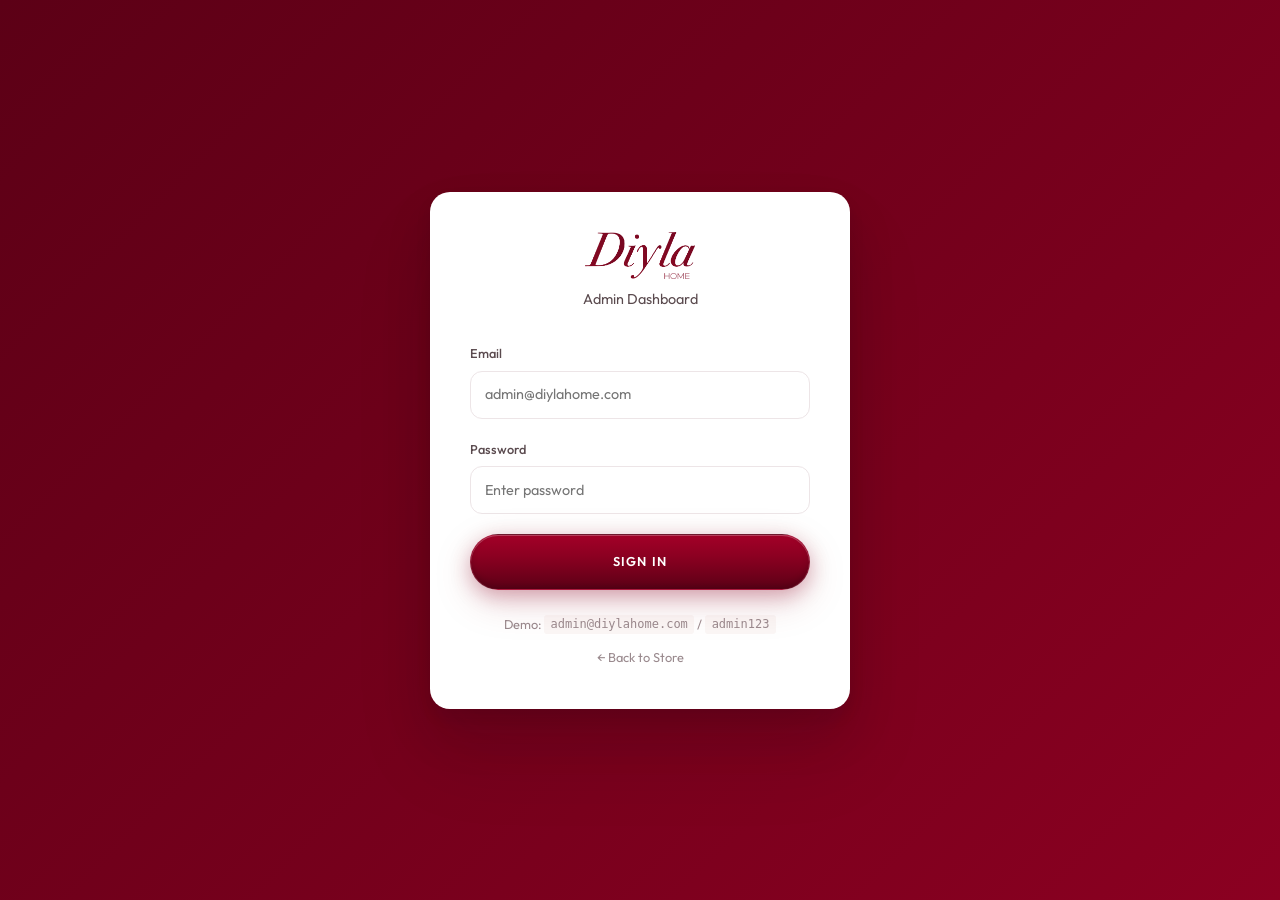
<file: admin/index.html>
<!DOCTYPE html>
<html lang="en">
<head>
  <meta charset="UTF-8">
  <meta name="viewport" content="width=device-width, initial-scale=1, viewport-fit=cover">
  <title>Admin Dashboard — Diyla Home</title>
  <link rel="preconnect" href="https://fonts.googleapis.com">
  <link rel="preconnect" href="https://fonts.gstatic.com" crossorigin>
  <link href="https://fonts.googleapis.com/css2?family=Cormorant+Garamond:wght@500;600&family=Outfit:wght@400;500;600&display=swap" rel="stylesheet">
  <link rel="stylesheet" href="../css/styles.css">
  <link rel="stylesheet" href="../css/admin.css">
</head>
<body class="admin-body">
  <div class="admin-layout">
    <aside class="admin-sidebar" id="sidebar">
      <div class="admin-sidebar-header">
        <a href="../index.html" class="logo"><img src="../assets/logo-white.png" alt="Diyla Home"></a>
        <span>Admin Panel</span>
      </div>
      <nav class="admin-nav">
        <a href="#" class="active" data-panel="overview">
          <svg viewBox="0 0 24 24" fill="none" stroke="currentColor" stroke-width="1.5"><rect x="3" y="3" width="7" height="7"/><rect x="14" y="3" width="7" height="7"/><rect x="3" y="14" width="7" height="7"/><rect x="14" y="14" width="7" height="7"/></svg>
          Overview
        </a>
        <a href="#" data-panel="products">
          <svg viewBox="0 0 24 24" fill="none" stroke="currentColor" stroke-width="1.5"><path d="M6 2L3 6v14a2 2 0 002 2h14a2 2 0 002-2V6l-3-4H6z"/><line x1="3" y1="6" x2="21" y2="6"/></svg>
          Products
        </a>
        <a href="#" data-panel="orders">
          <svg viewBox="0 0 24 24" fill="none" stroke="currentColor" stroke-width="1.5"><path d="M14 2H6a2 2 0 00-2 2v16a2 2 0 002 2h12a2 2 0 002-2V8z"/><polyline points="14 2 14 8 20 8"/><line x1="16" y1="13" x2="8" y2="13"/><line x1="16" y1="17" x2="8" y2="17"/></svg>
          Orders
        </a>
        <a href="#" data-panel="settings">
          <svg viewBox="0 0 24 24" fill="none" stroke="currentColor" stroke-width="1.5"><circle cx="12" cy="12" r="3"/><path d="M12 1v2M12 21v2M4.22 4.22l1.42 1.42M18.36 18.36l1.42 1.42M1 12h2M21 12h2M4.22 19.78l1.42-1.42M18.36 5.64l1.42-1.42"/></svg>
          Settings
        </a>
      </nav>
      <div class="admin-sidebar-footer">
        <a href="../index.html" target="_blank">
          <svg width="16" height="16" viewBox="0 0 24 24" fill="none" stroke="currentColor" stroke-width="1.5"><path d="M18 13v6a2 2 0 01-2 2H5a2 2 0 01-2-2V8a2 2 0 012-2h6"/><polyline points="15 3 21 3 21 9"/><line x1="10" y1="14" x2="21" y2="3"/></svg>
          View Store
        </a>
        <button type="button" class="btn-logout" id="logout-btn">Sign Out</button>
      </div>
    </aside>
    <button type="button" class="sidebar-scrim" id="sidebar-scrim" aria-label="Close navigation"></button>

    <main class="admin-main">
      <div class="admin-topbar">
        <div style="display:flex;align-items:center;gap:1rem">
          <button type="button" class="sidebar-toggle btn-ghost" id="sidebar-toggle" aria-label="Toggle sidebar" aria-expanded="false">
            <svg width="22" height="22" viewBox="0 0 24 24" fill="none" stroke="currentColor" stroke-width="1.5"><line x1="3" y1="6" x2="21" y2="6"/><line x1="3" y1="12" x2="21" y2="12"/><line x1="3" y1="18" x2="21" y2="18"/></svg>
          </button>
          <h1 id="page-title">Overview</h1>
        </div>
        <div class="admin-topbar-actions">
          <span class="admin-user" id="admin-user"></span>
        </div>
      </div>

      <!-- Overview Panel -->
      <section class="admin-panel active" id="panel-overview">
        <div class="stats-grid" id="stats-grid"></div>
        <div class="overview-grid">
          <div class="admin-card">
            <div class="admin-card-header">
              <h2>Recent Orders</h2>
              <a href="#" class="btn btn-sm btn-outline" data-goto="orders">View All</a>
            </div>
            <div class="recent-orders-list" id="recent-orders"></div>
          </div>
          <div class="admin-card">
            <div class="admin-card-header">
              <h2>Products by Category</h2>
            </div>
            <div class="category-breakdown" id="category-breakdown"></div>
          </div>
        </div>
      </section>

      <!-- Products Panel -->
      <section class="admin-panel" id="panel-products">
        <div class="admin-card">
          <div class="admin-card-header">
            <h2>All Products (<span id="product-count">0</span>)</h2>
            <button type="button" class="btn btn-primary btn-sm" id="add-product-btn">+ Add Product</button>
          </div>
          <div class="admin-table-wrap">
            <table class="admin-table">
              <thead>
                <tr>
                  <th>Product</th>
                  <th>Category</th>
                  <th>Price</th>
                  <th>Badge</th>
                  <th>Actions</th>
                </tr>
              </thead>
              <tbody id="products-table"></tbody>
            </table>
          </div>
        </div>
      </section>

      <!-- Orders Panel -->
      <section class="admin-panel" id="panel-orders">
        <div class="admin-card">
          <div class="admin-card-header">
            <h2>All Orders (<span id="order-count">0</span>)</h2>
          </div>
          <div class="admin-table-wrap">
            <table class="admin-table">
              <thead>
                <tr>
                  <th>Order</th>
                  <th>Customer</th>
                  <th>Items</th>
                  <th>Total</th>
                  <th>Status</th>
                  <th>Date</th>
                  <th>Actions</th>
                </tr>
              </thead>
              <tbody id="orders-table"></tbody>
            </table>
          </div>
        </div>
      </section>

      <!-- Settings Panel -->
      <section class="admin-panel" id="panel-settings">
        <div class="admin-card" style="max-width:600px">
          <div class="admin-card-header">
            <h2>Store Settings</h2>
          </div>
          <div style="padding:1.5rem">
            <div class="form-group">
              <label>Store Name</label>
              <input type="text" value="Diyla Home" disabled>
            </div>
            <div class="form-group">
              <label>Admin Email</label>
              <input type="email" value="admin@diylahome.com" disabled>
            </div>

            <hr style="border:none;border-top:1px solid var(--color-border);margin:1.5rem 0">

            <h3 style="font-family:var(--font-display);font-size:1.25rem;margin-bottom:0.75rem;color:var(--color-brand)">Telegram Orders</h3>
            <p style="font-size:0.9rem;color:var(--color-stone);margin-bottom:1rem">
              New customer orders are sent to your Telegram. Create a bot with
              <a href="https://t.me/BotFather" target="_blank" rel="noopener">@BotFather</a>,
              then get your chat ID from
              <a href="https://t.me/userinfobot" target="_blank" rel="noopener">@userinfobot</a>
              (start a chat with your bot first).
            </p>
            <form id="telegram-settings-form">
              <div class="form-group">
                <label for="telegram-bot-token">Bot Token</label>
                <input type="password" id="telegram-bot-token" placeholder="123456:ABC-DEF..." autocomplete="off">
              </div>
              <div class="form-group">
                <label for="telegram-chat-id">Chat ID</label>
                <input type="text" id="telegram-chat-id" placeholder="Your Telegram chat ID" autocomplete="off">
              </div>
              <div style="display:flex;gap:0.75rem;flex-wrap:wrap">
                <button type="submit" class="btn btn-primary btn-sm">Save Telegram Settings</button>
                <button type="button" class="btn btn-outline btn-sm" id="telegram-test-btn">Send Test Message</button>
              </div>
            </form>
            <p id="telegram-status" style="font-size:0.85rem;margin-top:0.85rem;color:var(--color-stone)"></p>

            <hr style="border:none;border-top:1px solid var(--color-border);margin:1.5rem 0">
            <p style="font-size:0.9rem;color:var(--color-stone);margin-bottom:1rem">Reset all products to the original default catalog. This cannot be undone.</p>
            <button type="button" class="btn btn-danger btn-sm" id="reset-products-btn">Reset Products to Defaults</button>
          </div>
        </div>
      </section>
    </main>
  </div>

  <!-- Product Modal -->
  <div class="modal-overlay" id="product-modal" aria-hidden="true">
    <div class="modal" role="dialog" aria-modal="true" aria-labelledby="modal-title">
      <div class="modal-header">
        <h3 id="modal-title">Add Product</h3>
        <button type="button" class="modal-close" id="modal-close">&times;</button>
      </div>
      <form id="product-form">
        <div class="modal-body">
          <input type="hidden" id="product-id">
          <div class="form-group">
            <label for="product-name">Product Name</label>
            <input type="text" id="product-name" required>
          </div>
          <div class="form-row">
            <div class="form-group">
              <label for="product-category">Category</label>
              <select id="product-category" required>
                <option value="furniture">Furniture</option>
                <option value="decor">Interior Decor</option>
                <option value="kitchenware">Kitchenware</option>
              </select>
            </div>
            <div class="form-group">
              <label for="product-badge">Badge (optional)</label>
              <select id="product-badge">
                <option value="">None</option>
                <option value="New">New</option>
                <option value="Sale">Sale</option>
                <option value="Bestseller">Bestseller</option>
              </select>
            </div>
          </div>
          <div class="form-row">
            <div class="form-group">
              <label for="product-price">Price (DZD)</label>
              <input type="number" id="product-price" min="0" step="1" required>
            </div>
            <div class="form-group">
              <label for="product-original">Original Price (DZD, optional)</label>
              <input type="number" id="product-original" min="0" step="1">
            </div>
          </div>
          <div class="form-group">
            <label for="product-image">Image URL</label>
            <input type="url" id="product-image" placeholder="https://..." required>
            <img id="image-preview" class="image-preview" alt="Preview" style="display:none">
          </div>
          <div class="form-group">
            <label for="product-images">Additional Image URLs (optional, one per line)</label>
            <textarea id="product-images" rows="4" placeholder="https://...&#10;https://..."></textarea>
          </div>
        </div>
        <div class="modal-footer">
          <button type="button" class="btn btn-outline btn-sm" id="modal-cancel">Cancel</button>
          <button type="submit" class="btn btn-primary btn-sm">Save Product</button>
        </div>
      </form>
    </div>
  </div>

  <!-- Order Detail Modal -->
  <div class="modal-overlay" id="order-modal" aria-hidden="true">
    <div class="modal" role="dialog" aria-modal="true" aria-labelledby="order-modal-title">
      <div class="modal-header">
        <h3 id="order-modal-title">Order Details</h3>
        <button type="button" class="modal-close" id="order-modal-close">&times;</button>
      </div>
      <div class="modal-body" id="order-modal-body"></div>
      <div class="modal-footer">
        <button type="button" class="btn btn-outline btn-sm" id="order-modal-cancel">Close</button>
      </div>
    </div>
  </div>

  <div class="toast"></div>

  <script src="../js/auth.js"></script>
  <script src="../js/products.js"></script>
  <script src="../js/orders.js"></script>
  <script src="../js/telegram.js"></script>
  <script src="admin.js"></script>
</body>
</html>
</file>
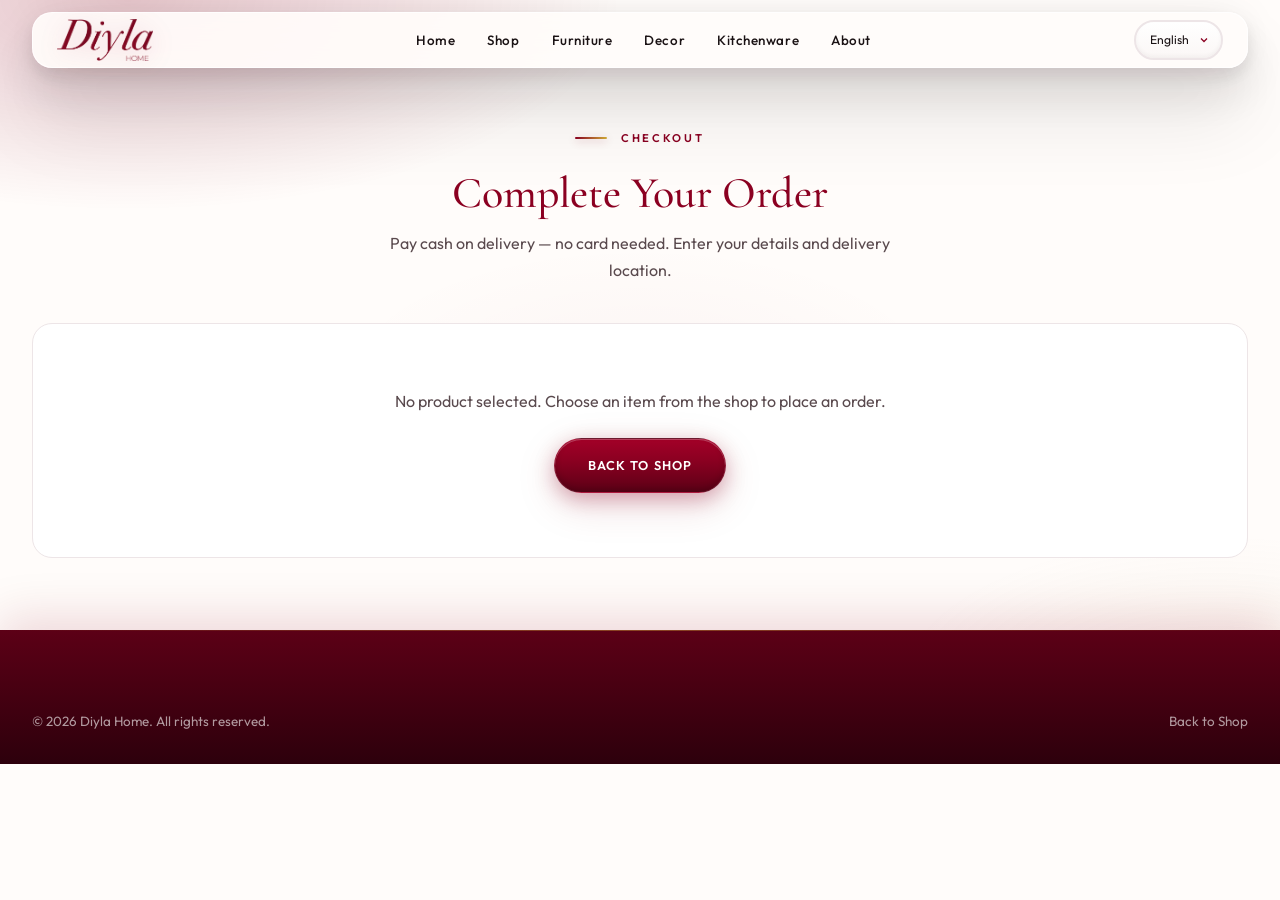
<file: checkout.html>
<!DOCTYPE html>
<html lang="en" dir="ltr">
<head>
  <meta charset="UTF-8">
  <meta name="viewport" content="width=device-width, initial-scale=1, viewport-fit=cover">
  <meta name="description" content="Complete your order at Diyla Home — cash on delivery across Algeria.">
  <title>Checkout — Diyla Home</title>
  <link rel="preconnect" href="https://fonts.googleapis.com">
  <link rel="preconnect" href="https://fonts.gstatic.com" crossorigin>
  <link href="https://fonts.googleapis.com/css2?family=Cormorant+Garamond:ital,wght@0,400;0,500;0,600;1,400&family=Noto+Sans+Arabic:wght@300;400;500;600&family=Outfit:wght@300;400;500;600&display=swap" rel="stylesheet">
  <link rel="icon" href="assets/logo.png" type="image/png">
  <link rel="stylesheet" href="css/styles.css">
</head>
<body data-page="checkout">
  <header class="header scrolled">
    <div class="container header-inner">
      <a href="index.html" class="logo"><img src="assets/logo.png" alt="Diyla Home"></a>
      <nav class="nav">
        <a href="index.html" data-i18n="nav.home">Home</a>
        <a href="shop.html" data-i18n="nav.shop">Shop</a>
        <a href="shop.html?category=furniture" data-i18n="nav.furniture">Furniture</a>
        <a href="shop.html?category=decor" data-i18n="nav.decor">Decor</a>
        <a href="shop.html?category=kitchenware" data-i18n="nav.kitchenware">Kitchenware</a>
        <a href="index.html#about" data-i18n="nav.about">About</a>
      </nav>
      <div class="header-actions">
        <select id="lang-switcher" class="lang-switcher" data-i18n-aria="aria.language" aria-label="Language">
          <option value="en">English</option>
          <option value="ar">العربية</option>
        </select>
        <button type="button" class="menu-toggle" data-i18n-aria="aria.toggleMenu" aria-label="Toggle menu">
          <span></span><span></span><span></span>
        </button>
      </div>
    </div>
    <nav class="mobile-nav">
      <a href="index.html" data-i18n="nav.home">Home</a>
      <a href="shop.html" data-i18n="nav.shop">Shop</a>
      <a href="shop.html?category=furniture" data-i18n="nav.furniture">Furniture</a>
      <a href="shop.html?category=decor" data-i18n="nav.decor">Decor</a>
      <a href="shop.html?category=kitchenware" data-i18n="nav.kitchenware">Kitchenware</a>
      <a href="index.html#about" data-i18n="nav.about">About</a>
    </nav>
  </header>

  <main class="checkout-page">
    <div class="container">
      <div class="checkout-header reveal">
        <span class="section-label" data-i18n="checkout.label">Checkout</span>
        <h1 data-i18n="checkout.title">Complete Your Order</h1>
        <p data-i18n="checkout.subtitle">Pay cash on delivery — no card needed. Enter your details and delivery location.</p>
      </div>

      <div id="checkout-empty" class="checkout-empty" hidden>
        <p data-i18n="checkout.noProduct">No product selected. Choose an item from the shop to place an order.</p>
        <a href="shop.html" class="btn btn-primary" data-i18n="checkout.backToShop">Back to Shop</a>
      </div>

      <section id="checkout-gallery" class="checkout-gallery reveal" data-i18n-aria="checkout.productImages" aria-label="Product images" hidden></section>

      <div id="checkout-layout" class="checkout-layout" hidden>
        <form id="checkout-form" class="checkout-form reveal" novalidate>
          <fieldset class="checkout-fieldset">
            <legend data-i18n="checkout.customerInfo">Customer Information</legend>
            <div class="form-row">
              <label for="checkout-name" data-i18n="checkout.fullName">Full Name</label>
              <input type="text" id="checkout-name" name="name" required autocomplete="name" placeholder="Your full name">
            </div>
            <div class="form-row">
              <label for="checkout-phone" data-i18n="checkout.phone">Phone Number</label>
              <input type="tel" id="checkout-phone" name="phone" required autocomplete="tel" placeholder="05 XX XX XX XX" inputmode="tel">
            </div>
          </fieldset>

          <fieldset class="checkout-fieldset">
            <legend data-i18n="checkout.deliveryInfo">Delivery Address</legend>
            <div class="form-row">
              <label for="checkout-wilaya" data-i18n="checkout.wilaya">Wilaya</label>
              <select id="checkout-wilaya" name="wilaya" required>
                <option value="">Select wilaya</option>
              </select>
            </div>
            <div class="form-row">
              <label for="checkout-baladiya" data-i18n="checkout.baladiya">Baladiya (Commune)</label>
              <select id="checkout-baladiya" name="baladiya" required disabled>
                <option value="">Select baladiya</option>
              </select>
            </div>
            <div class="form-row">
              <label for="checkout-address" data-i18n="checkout.addressOptional">Street Address (optional)</label>
              <textarea id="checkout-address" name="address" rows="3" autocomplete="street-address" data-i18n-placeholder="checkout.addressPlaceholder" placeholder="Neighborhood, street, building, floor..."></textarea>
            </div>
            <div class="form-row">
              <label for="checkout-notes" data-i18n="checkout.notes">Order Notes (optional)</label>
              <textarea id="checkout-notes" name="notes" rows="2" placeholder="Delivery instructions..."></textarea>
            </div>
          </fieldset>

          <p id="checkout-error" class="form-error" role="alert" aria-live="polite" hidden></p>
          <button type="submit" class="btn btn-primary checkout-submit" data-i18n="checkout.placeOrder">Place Order — Cash on Delivery</button>
        </form>

        <aside id="checkout-summary" class="checkout-summary reveal" aria-label="Order summary"></aside>
      </div>
    </div>
  </main>

  <footer class="footer">
    <div class="container">
      <div class="footer-bottom" style="border:none;padding-top:0">
        <span data-i18n="footer.copyright">© 2026 Diyla Home. All rights reserved.</span>
        <a href="shop.html" data-i18n="checkout.backToShop">Back to Shop</a>
      </div>
    </div>
  </footer>

  <script src="js/locales/en.js"></script>
  <script src="js/locales/ar.js"></script>
  <script src="js/i18n.js"></script>
  <script src="js/products.js"></script>
  <script src="js/orders.js"></script>
  <script src="js/telegram.js"></script>
  <script src="js/algeria-locations.js"></script>
  <script src="js/checkout.js"></script>
  <script src="js/cart.js"></script>
  <script src="js/effects.js"></script>
  <script src="js/main.js"></script>
</body>
</html>
</file>
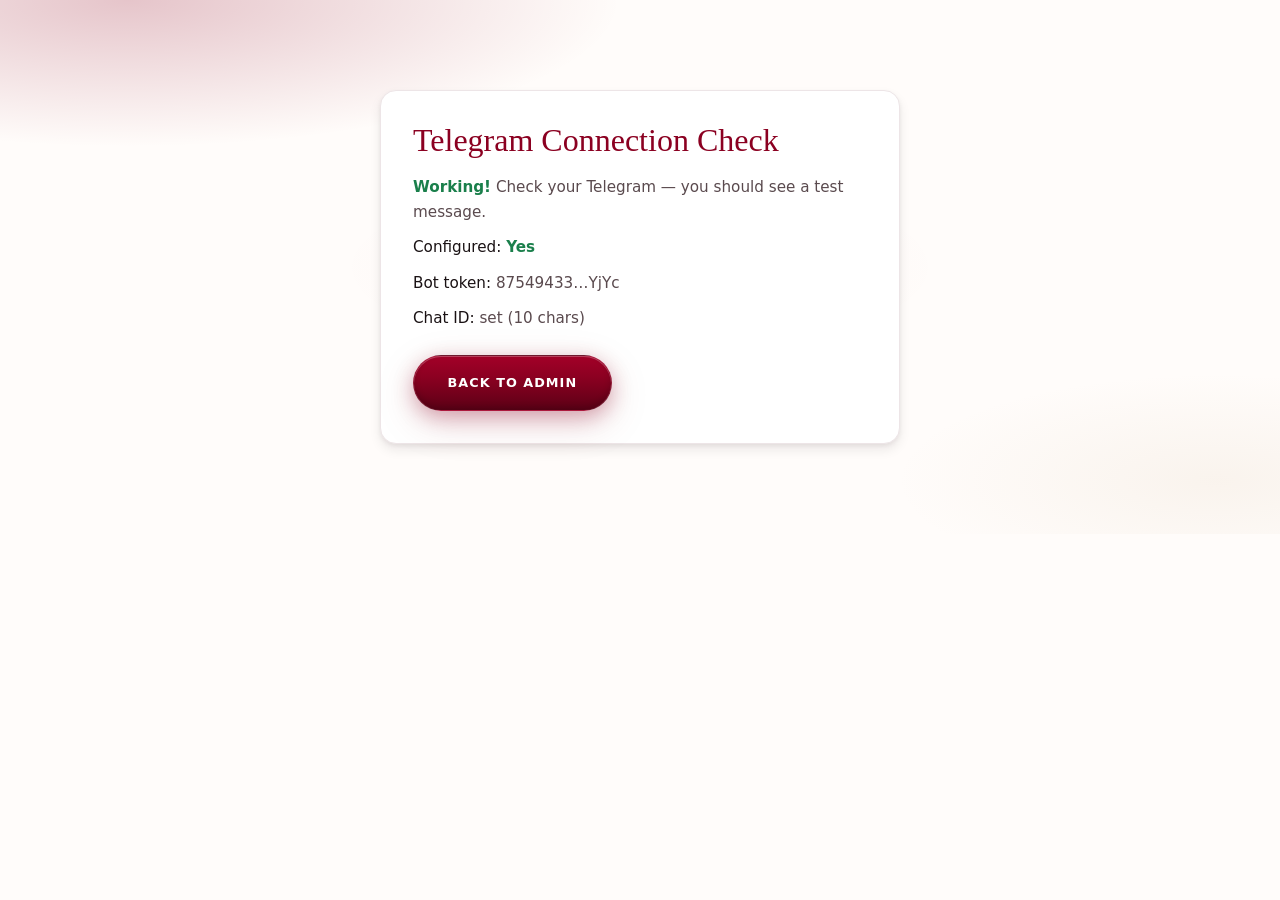
<file: telegram-check.html>
<!DOCTYPE html>
<html lang="en">
<head>
  <meta charset="UTF-8">
  <meta name="viewport" content="width=device-width, initial-scale=1, viewport-fit=cover">
  <title>Telegram Check — Diyla Home</title>
  <link rel="stylesheet" href="css/styles.css">
  <style>
    .check-wrap { width: min(520px, calc(100% - 2rem)); margin: max(2rem, 10vh) auto; padding: clamp(1.25rem, 5vw, 2rem); background: white; border-radius: 16px; border: 1px solid var(--color-border); box-shadow: var(--shadow-3d-sm); }
    .check-wrap h1 { font-family: var(--font-display); color: var(--color-brand); margin-bottom: 1rem; }
    .check-line { margin: 0.65rem 0; font-size: 0.95rem; }
    .ok { color: #1a7f4b; font-weight: 600; }
    .bad { color: #8b0021; font-weight: 600; }
    .muted { color: var(--color-stone); }
  </style>
</head>
<body>
  <div class="check-wrap">
    <h1>Telegram Connection Check</h1>
    <p class="check-line muted" id="status">Checking…</p>
    <div id="details"></div>
    <p style="margin-top:1.5rem"><a href="admin/index.html" class="btn btn-primary btn-sm">Back to Admin</a></p>
  </div>

  <script src="js/products.js"></script>
  <script src="js/orders.js"></script>
  <script src="js/telegram.js"></script>
  <script>
    (async () => {
      const status = document.getElementById("status");
      const details = document.getElementById("details");
      const config = getTelegramConfig();
      const configured = Boolean(config.botToken && config.chatId);
      const maskedToken = config.botToken
        ? config.botToken.slice(0, 8) + "…" + config.botToken.slice(-4)
        : "—";

      details.innerHTML = `
        <p class="check-line">Configured: <span class="${configured ? "ok" : "bad"}">${configured ? "Yes" : "No"}</span></p>
        <p class="check-line">Bot token: <span class="muted">${maskedToken}</span></p>
        <p class="check-line">Chat ID: <span class="muted">${config.chatId ? "set (" + String(config.chatId).length + " chars)" : "missing"}</span></p>
      `;

      if (!configured) {
        status.innerHTML = '<span class="bad">Not configured.</span> Save bot token + chat ID in Admin → Settings first.';
        document.title = "Telegram FAIL";
        window.__TELEGRAM_CHECK__ = { ok: false, reason: "not_configured" };
        return;
      }

      status.textContent = "Sending test message…";
      try {
        const result = await sendTelegramTestMessage();
        if (result.ok) {
          status.innerHTML = '<span class="ok">Working!</span> Check your Telegram — you should see a test message.';
          document.title = "Telegram OK";
          window.__TELEGRAM_CHECK__ = { ok: true };
        } else {
          status.innerHTML = '<span class="bad">Failed:</span> ' + (result.error || "unknown error");
          document.title = "Telegram FAIL";
          window.__TELEGRAM_CHECK__ = { ok: false, reason: result.error || "send_failed" };
        }
      } catch (err) {
        status.innerHTML = '<span class="bad">Network error.</span> Could not reach api.telegram.org';
        document.title = "Telegram FAIL";
        window.__TELEGRAM_CHECK__ = { ok: false, reason: "network" };
      }
    })();
  </script>
</body>
</html>
</file>
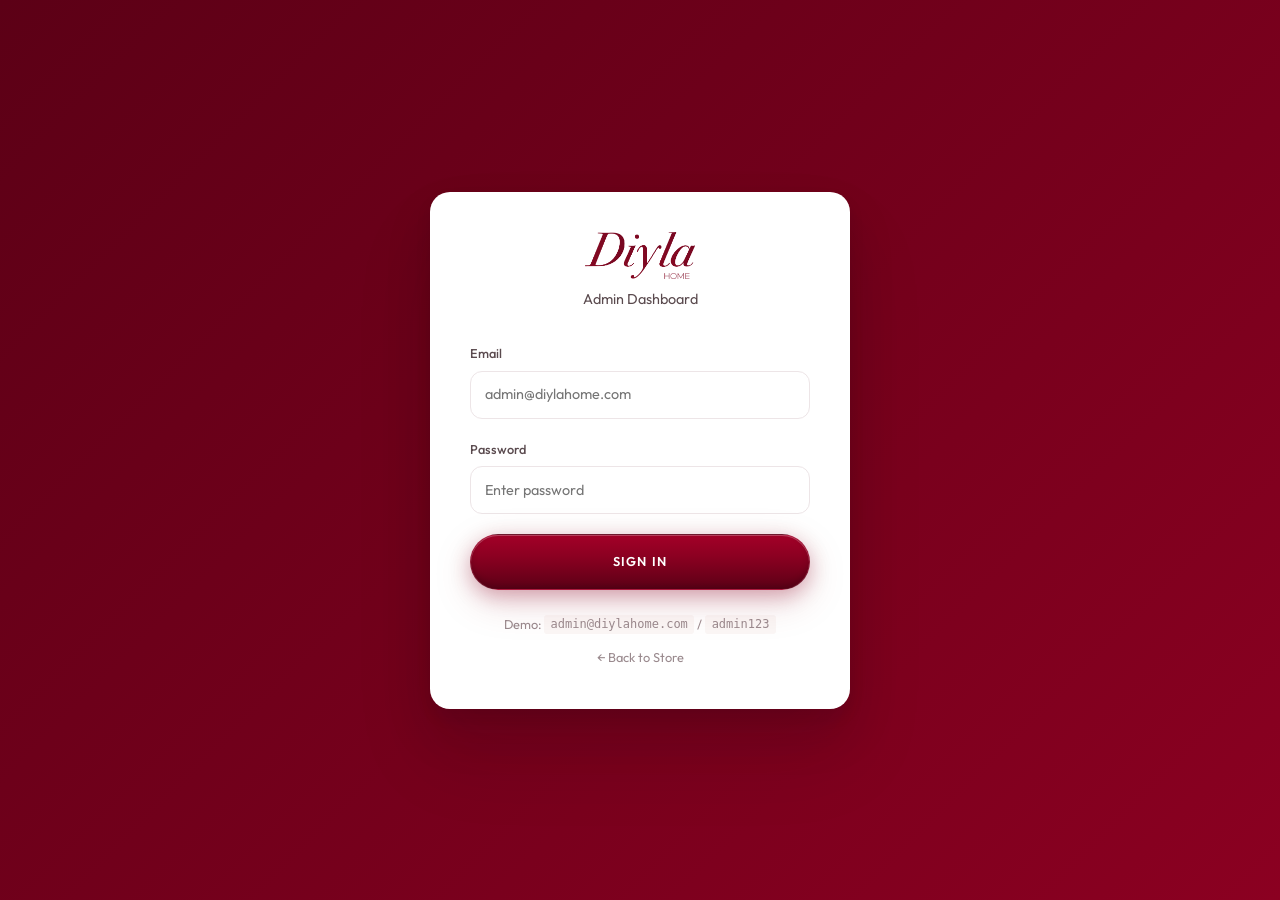
<file: admin/login.html>
<!DOCTYPE html>
<html lang="en">
<head>
  <meta charset="UTF-8">
  <meta name="viewport" content="width=device-width, initial-scale=1, viewport-fit=cover">
  <title>Admin Login — Diyla Home</title>
  <link rel="preconnect" href="https://fonts.googleapis.com">
  <link rel="preconnect" href="https://fonts.gstatic.com" crossorigin>
  <link href="https://fonts.googleapis.com/css2?family=Cormorant+Garamond:wght@500;600&family=Outfit:wght@400;500;600&display=swap" rel="stylesheet">
  <link rel="stylesheet" href="../css/styles.css">
  <link rel="stylesheet" href="../css/admin.css">
</head>
<body class="admin-body">
  <div class="admin-login">
    <div class="login-card">
      <a href="../index.html" class="logo"><img src="../assets/logo.png" alt="Diyla Home"></a>
      <p class="login-subtitle">Admin Dashboard</p>
      <div class="login-error" role="alert"></div>
      <form id="login-form" class="login-form">
        <div class="form-group">
          <label for="email">Email</label>
          <input type="email" id="email" name="email" placeholder="admin@diylahome.com" required autocomplete="email">
        </div>
        <div class="form-group">
          <label for="password">Password</label>
          <input type="password" id="password" name="password" placeholder="Enter password" required autocomplete="current-password">
        </div>
        <button type="submit" class="btn btn-primary" style="width:100%">Sign In</button>
      </form>
      <p class="login-hint">Demo: <code>admin@diylahome.com</code> / <code>admin123</code></p>
      <p class="login-hint" style="margin-top:0.75rem"><a href="../index.html">← Back to Store</a></p>
    </div>
  </div>
  <script src="../js/auth.js"></script>
  <script src="login.js"></script>
</body>
</html>
</file>
<file: css/styles.css>
/* Diyla Home — 3D Premium Experience */

:root {
  --color-cream: #fbf7f6;
  --color-warm-white: #fffcfa;
  --color-charcoal: #1a1214;
  --color-stone: #5a4a4e;
  --color-muted: #9a8a8e;
  --color-brand: #8b0021;
  --color-brand-dark: #5c0016;
  --color-brand-mid: #6e0019;
  --color-brand-light: #f9eaee;
  --color-brand-glow: rgba(139, 0, 33, 0.22);
  --color-accent: #c9a87c;
  --color-accent-light: #e8d5bc;
  --color-gold: #d4af37;
  --color-border: #ede5e7;
  --font-display: "Cormorant Garamond", Georgia, serif;
  --font-body: "Outfit", system-ui, sans-serif;
  --shadow-3d-sm: 0 2px 4px rgba(26, 18, 20, 0.06), 0 6px 12px rgba(26, 18, 20, 0.08);
  --shadow-3d-md: 0 4px 8px rgba(26, 18, 20, 0.06), 0 12px 28px rgba(26, 18, 20, 0.1), 0 24px 48px rgba(26, 18, 20, 0.06);
  --shadow-3d-lg: 0 8px 16px rgba(26, 18, 20, 0.08), 0 24px 48px rgba(26, 18, 20, 0.12), 0 48px 80px rgba(26, 18, 20, 0.1);
  --shadow-brand: 0 6px 20px rgba(139, 0, 33, 0.3), 0 12px 40px rgba(139, 0, 33, 0.15);
  --shadow-inset: inset 0 1px 0 rgba(255, 255, 255, 0.6), inset 0 -2px 4px rgba(26, 18, 20, 0.04);
  --radius: 12px;
  --radius-lg: 20px;
  --radius-pill: 100px;
  --transition: 0.4s cubic-bezier(0.34, 1.2, 0.64, 1);
  --header-height: 80px;
  --perspective: 1400px;
}

*, *::before, *::after { box-sizing: border-box; margin: 0; padding: 0; }

html { scroll-behavior: smooth; }

body {
  font-family: var(--font-body);
  font-size: 16px;
  line-height: 1.65;
  color: var(--color-charcoal);
  background: var(--color-warm-white);
  -webkit-font-smoothing: antialiased;
  overflow-x: hidden;
  perspective: var(--perspective);
}

body::before {
  content: "";
  position: fixed;
  inset: 0;
  background:
    radial-gradient(ellipse 70% 50% at 10% 0%, var(--color-brand-glow), transparent 55%),
    radial-gradient(ellipse 50% 40% at 95% 90%, rgba(201, 168, 124, 0.1), transparent 50%),
    radial-gradient(ellipse 40% 30% at 50% 50%, rgba(139, 0, 33, 0.03), transparent 60%);
  pointer-events: none;
  z-index: -2;
}

.mesh-bg {
  position: absolute;
  inset: 0;
  background-image:
    linear-gradient(rgba(139, 0, 33, 0.03) 1px, transparent 1px),
    linear-gradient(90deg, rgba(139, 0, 33, 0.03) 1px, transparent 1px);
  background-size: 48px 48px;
  mask-image: radial-gradient(ellipse 80% 70% at 50% 50%, black, transparent);
  pointer-events: none;
  z-index: 0;
}

img { max-width: 100%; height: auto; display: block; }
a { color: inherit; text-decoration: none; }
button { font-family: inherit; cursor: pointer; border: none; background: none; }
ul { list-style: none; }

.container {
  width: min(1280px, 92%);
  margin: 0 auto;
  position: relative;
  z-index: 1;
}

/* Typography */
h1, h2, h3, h4 {
  font-family: var(--font-display);
  font-weight: 500;
  line-height: 1.12;
}

.section-label {
  font-size: 0.7rem;
  font-weight: 600;
  letter-spacing: 0.24em;
  text-transform: uppercase;
  color: var(--color-brand);
  margin-bottom: 0.85rem;
  display: inline-flex;
  align-items: center;
  gap: 0.85rem;
}

.section-label::before {
  content: "";
  width: 32px;
  height: 2px;
  background: linear-gradient(90deg, var(--color-brand), var(--color-gold));
  border-radius: 2px;
  box-shadow: 0 2px 8px rgba(139, 0, 33, 0.3);
}

.section-title {
  font-size: clamp(2.1rem, 4.5vw, 3.2rem);
  color: var(--color-charcoal);
  margin-bottom: 1rem;
  text-shadow: 0 2px 20px rgba(139, 0, 33, 0.08);
}

.section-subtitle {
  font-size: 1.08rem;
  color: var(--color-stone);
  max-width: 560px;
  line-height: 1.75;
}

.section-header { text-align: center; margin-bottom: 3.5rem; }
.section-header .section-subtitle { margin: 0 auto; }

/* 3D Buttons */
.btn {
  display: inline-flex;
  align-items: center;
  justify-content: center;
  gap: 0.5rem;
  padding: 1rem 2.1rem;
  font-size: 0.8rem;
  font-weight: 600;
  letter-spacing: 0.08em;
  text-transform: uppercase;
  border-radius: var(--radius-pill);
  transition: all var(--transition);
  position: relative;
  transform-style: preserve-3d;
}

.btn-primary {
  background: linear-gradient(180deg, #a30028 0%, var(--color-brand) 40%, var(--color-brand-dark) 100%);
  color: white;
  box-shadow:
    var(--shadow-brand),
    inset 0 1px 0 rgba(255, 255, 255, 0.25),
    inset 0 -3px 6px rgba(0, 0, 0, 0.15);
  border: 1px solid rgba(255, 255, 255, 0.1);
}

.btn-primary:hover {
  transform: translateY(-4px) translateZ(8px);
  box-shadow:
    0 14px 36px rgba(139, 0, 33, 0.4),
    0 6px 16px rgba(139, 0, 33, 0.2),
    inset 0 1px 0 rgba(255, 255, 255, 0.3);
}

.btn-primary:active {
  transform: translateY(-1px);
  box-shadow: 0 4px 12px rgba(139, 0, 33, 0.3), inset 0 2px 6px rgba(0, 0, 0, 0.2);
}

.btn-outline {
  border: 2px solid var(--color-brand);
  color: var(--color-brand);
  background: linear-gradient(180deg, white, var(--color-brand-light));
  box-shadow: var(--shadow-3d-sm), inset 0 1px 0 white;
}

.btn-outline:hover {
  background: linear-gradient(180deg, var(--color-brand), var(--color-brand-dark));
  color: white;
  transform: translateY(-3px);
  box-shadow: var(--shadow-brand);
}

.btn-ghost { color: var(--color-charcoal); padding: 0.55rem; border-radius: var(--radius); }
.btn-ghost:hover { color: var(--color-brand); background: var(--color-brand-light); }

/* Header — floating glass bar */
.header {
  position: fixed;
  top: 0;
  left: 0;
  right: 0;
  z-index: 1000;
  padding: 0.75rem 0;
  transition: all var(--transition);
}

.header-inner {
  display: flex;
  align-items: center;
  justify-content: space-between;
  height: 56px;
  padding: 0 1.5rem;
  background: rgba(255, 252, 250, 0.75);
  backdrop-filter: blur(24px) saturate(1.6);
  -webkit-backdrop-filter: blur(24px) saturate(1.6);
  border: 1px solid rgba(255, 255, 255, 0.8);
  border-radius: var(--radius-lg);
  box-shadow:
    var(--shadow-3d-md),
    inset 0 1px 0 rgba(255, 255, 255, 0.9),
    0 0 0 1px rgba(139, 0, 33, 0.04);
  transform: translateZ(0);
}

.header.scrolled .header-inner {
  background: rgba(255, 252, 250, 0.92);
  box-shadow: var(--shadow-3d-lg), 0 0 40px rgba(139, 0, 33, 0.06);
}

.logo { display: inline-flex; align-items: center; line-height: 0; flex-shrink: 0; }
.logo img { display: block; height: 38px; width: auto; object-fit: contain; }
.header .logo img {
  height: 42px;
  filter: drop-shadow(0 4px 12px rgba(139, 0, 33, 0.2));
  transition: transform var(--transition), filter var(--transition);
}
.logo:hover img { transform: scale(1.05) translateZ(4px); filter: drop-shadow(0 6px 16px rgba(139, 0, 33, 0.35)); }
.logo--on-dark img { height: 36px; filter: drop-shadow(0 2px 8px rgba(0, 0, 0, 0.3)); }

.nav { display: flex; align-items: center; gap: 2rem; }

.nav a {
  font-size: 0.84rem;
  font-weight: 500;
  letter-spacing: 0.04em;
  position: relative;
  padding: 0.4rem 0;
  transition: color var(--transition), transform var(--transition);
}

.nav a::after {
  content: "";
  position: absolute;
  bottom: 0;
  left: 0;
  width: 0;
  height: 2px;
  background: linear-gradient(90deg, var(--color-brand), var(--color-gold));
  border-radius: 2px;
  box-shadow: 0 2px 6px rgba(139, 0, 33, 0.4);
  transition: width var(--transition);
}

.nav a:hover, .nav a.active { color: var(--color-brand); transform: translateY(-1px); }
.nav a:hover::after, .nav a.active::after { width: 100%; }

.header-actions { display: flex; align-items: center; gap: 0.65rem; }

.menu-toggle { display: none; flex-direction: column; gap: 5px; padding: 0.5rem; }
.menu-toggle span {
  display: block;
  width: 22px;
  height: 2px;
  background: var(--color-charcoal);
  border-radius: 2px;
  transition: all var(--transition);
}

/* Hero — immersive 3D scene */
.hero {
  position: relative;
  min-height: 100vh;
  display: flex;
  align-items: center;
  overflow: hidden;
  perspective: var(--perspective);
}

.hero-bg {
  position: absolute;
  inset: -5%;
  background-size: cover;
  background-position: center;
  transform: scale(1.08);
  will-change: transform;
  transition: transform 0.1s linear;
}

.hero-overlay {
  position: absolute;
  inset: 0;
  background:
    linear-gradient(125deg, rgba(26, 18, 20, 0.88) 0%, rgba(92, 0, 22, 0.65) 40%, rgba(26, 18, 20, 0.5) 100%),
    radial-gradient(ellipse at 75% 25%, rgba(139, 0, 33, 0.35), transparent 55%),
    radial-gradient(ellipse at 20% 80%, rgba(201, 168, 124, 0.12), transparent 50%);
}

.hero-orbs { position: absolute; inset: 0; overflow: hidden; pointer-events: none; z-index: 1; }

.hero-orb {
  position: absolute;
  border-radius: 50%;
  filter: blur(1px);
  animation: floatOrb 8s ease-in-out infinite;
}

.hero-orb--1 {
  width: 320px; height: 320px;
  top: 15%; right: 10%;
  background: radial-gradient(circle, rgba(139, 0, 33, 0.25), transparent 70%);
  animation-delay: 0s;
}

.hero-orb--2 {
  width: 200px; height: 200px;
  bottom: 25%; left: 8%;
  background: radial-gradient(circle, rgba(201, 168, 124, 0.2), transparent 70%);
  animation-delay: -3s;
}

.hero-orb--3 {
  width: 140px; height: 140px;
  top: 40%; left: 45%;
  background: radial-gradient(circle, rgba(255, 255, 255, 0.08), transparent 70%);
  animation-delay: -5s;
}

@keyframes floatOrb {
  0%, 100% { transform: translateY(0) translateZ(0) scale(1); }
  50% { transform: translateY(-30px) translateZ(20px) scale(1.05); }
}

.hero-content {
  position: relative;
  z-index: 2;
  padding: calc(var(--header-height) + 4rem) 0 5rem;
  max-width: 720px;
  color: var(--color-warm-white);
}

.hero-panel {
  padding: 2.5rem 2.75rem;
  background: rgba(255, 255, 255, 0.06);
  backdrop-filter: blur(20px) saturate(1.4);
  border: 1px solid rgba(255, 255, 255, 0.15);
  border-radius: var(--radius-lg);
  box-shadow:
    var(--shadow-3d-lg),
    inset 0 1px 0 rgba(255, 255, 255, 0.15),
    0 0 60px rgba(139, 0, 33, 0.15);
  transform: translateZ(30px);
  transform-style: preserve-3d;
}

.hero-badge {
  display: inline-flex;
  align-items: center;
  gap: 0.5rem;
  padding: 0.5rem 1.25rem;
  background: linear-gradient(135deg, rgba(255, 255, 255, 0.12), rgba(255, 255, 255, 0.04));
  backdrop-filter: blur(12px);
  border: 1px solid rgba(201, 168, 124, 0.4);
  border-radius: var(--radius-pill);
  font-size: 0.7rem;
  font-weight: 600;
  letter-spacing: 0.2em;
  text-transform: uppercase;
  margin-bottom: 1.5rem;
  color: var(--color-accent-light);
  box-shadow: 0 4px 16px rgba(0, 0, 0, 0.2), inset 0 1px 0 rgba(255, 255, 255, 0.2);
  animation: fadeUp3d 0.9s ease forwards;
}

.hero-badge::before {
  content: "";
  width: 6px; height: 6px;
  background: var(--color-gold);
  border-radius: 50%;
  box-shadow: 0 0 12px var(--color-gold);
  animation: pulse 2s ease infinite;
}

@keyframes pulse {
  0%, 100% { opacity: 1; transform: scale(1); }
  50% { opacity: 0.6; transform: scale(0.85); }
}

.hero h1,
.hero h2 {
  font-size: clamp(2.8rem, 6.5vw, 4.8rem);
  font-weight: 400;
  margin-bottom: 1.35rem;
  text-shadow: 0 4px 30px rgba(0, 0, 0, 0.4), 0 0 60px rgba(139, 0, 33, 0.2);
  animation: fadeUp3d 0.9s ease 0.1s forwards;
  opacity: 0;
}

.hero p {
  font-size: 1.18rem;
  line-height: 1.75;
  opacity: 0.92;
  margin-bottom: 2.25rem;
  animation: fadeUp3d 0.9s ease 0.2s forwards;
  opacity: 0;
}

.hero-buttons {
  display: flex;
  flex-wrap: wrap;
  gap: 1rem;
  animation: fadeUp3d 0.9s ease 0.3s forwards;
  opacity: 0;
}

.hero .btn-outline {
  border-color: rgba(255, 255, 255, 0.45);
  color: white;
  background: rgba(255, 255, 255, 0.08);
  backdrop-filter: blur(8px);
  box-shadow: inset 0 1px 0 rgba(255, 255, 255, 0.15);
}

.hero .btn-outline:hover {
  background: white;
  color: var(--color-brand);
  border-color: white;
}

.hero-scroll {
  position: absolute;
  bottom: 2.5rem;
  left: 50%;
  transform: translateX(-50%);
  z-index: 2;
  display: flex;
  flex-direction: column;
  align-items: center;
  gap: 0.5rem;
  color: rgba(255, 255, 255, 0.6);
  font-size: 0.68rem;
  letter-spacing: 0.2em;
  text-transform: uppercase;
  animation: bounce 2.5s ease infinite;
}

.hero-scroll-line {
  width: 1px;
  height: 48px;
  background: linear-gradient(180deg, var(--color-accent), transparent);
  border-radius: 2px;
}

@keyframes bounce {
  0%, 100% { transform: translateX(-50%) translateY(0); }
  50% { transform: translateX(-50%) translateY(8px); }
}

@keyframes fadeUp3d {
  from { opacity: 0; transform: translateY(40px) rotateX(8deg); }
  to { opacity: 1; transform: translateY(0) rotateX(0); }
}

/* Trust bar — 3D glass tiles */
.trust-bar {
  background: linear-gradient(135deg, var(--color-brand-dark) 0%, var(--color-brand) 45%, #7a001c 100%);
  color: white;
  padding: 2.5rem 0;
  position: relative;
  overflow: hidden;
  margin-top: -1px;
  box-shadow: 0 -8px 32px rgba(139, 0, 33, 0.2);
}

.trust-bar::before {
  content: "";
  position: absolute;
  inset: 0;
  background: url("data:image/svg+xml,%3Csvg width='40' height='40' viewBox='0 0 40 40' xmlns='http://www.w3.org/2000/svg'%3E%3Cg fill='%23ffffff' fill-opacity='0.04'%3E%3Cpath d='M0 0h20v20H0zM20 20h20v20H20z'/%3E%3C/g%3E%3C/svg%3E");
}

.trust-items {
  display: grid;
  grid-template-columns: repeat(4, 1fr);
  gap: 1.25rem;
  position: relative;
  z-index: 1;
}

.trust-item {
  display: flex;
  flex-direction: column;
  align-items: center;
  gap: 0.5rem;
  padding: 1.5rem 1rem;
  background: rgba(255, 255, 255, 0.07);
  backdrop-filter: blur(12px);
  border: 1px solid rgba(255, 255, 255, 0.12);
  border-radius: var(--radius-lg);
  text-align: center;
  box-shadow:
    0 8px 24px rgba(0, 0, 0, 0.15),
    inset 0 1px 0 rgba(255, 255, 255, 0.15);
  transition: all var(--transition);
  transform-style: preserve-3d;
}

.trust-item:hover {
  transform: translateY(-8px) translateZ(16px) rotateX(4deg);
  background: rgba(255, 255, 255, 0.12);
  box-shadow: 0 16px 40px rgba(0, 0, 0, 0.25), inset 0 1px 0 rgba(255, 255, 255, 0.2);
}

.trust-item svg {
  width: 26px; height: 26px;
  color: var(--color-gold);
  padding: 0.85rem;
  background: linear-gradient(145deg, rgba(255, 255, 255, 0.15), rgba(255, 255, 255, 0.05));
  border-radius: var(--radius);
  box-shadow: 0 4px 12px rgba(0, 0, 0, 0.2), inset 0 1px 0 rgba(255, 255, 255, 0.2);
  box-sizing: content-box;
  margin-bottom: 0.25rem;
}

.trust-item strong {
  font-size: 0.78rem;
  font-weight: 700;
  letter-spacing: 0.08em;
  text-transform: uppercase;
}

.trust-item span { font-size: 0.78rem; opacity: 0.75; }

/* Categories — 3D depth cards */
.categories {
  padding: 7rem 0;
  background: linear-gradient(180deg, var(--color-cream) 0%, white 50%, var(--color-warm-white) 100%);
  position: relative;
}

.category-grid {
  display: grid;
  grid-template-columns: repeat(3, 1fr);
  gap: 2rem;
  perspective: var(--perspective);
}

.category-card {
  position: relative;
  aspect-ratio: 3/4;
  border-radius: var(--radius-lg);
  overflow: visible;
  cursor: pointer;
  transform-style: preserve-3d;
  transition: transform var(--transition);
  will-change: transform;
}

.category-card::after {
  content: "";
  position: absolute;
  inset: 8px -8px -12px 8px;
  background: linear-gradient(135deg, var(--color-brand-dark), var(--color-brand));
  border-radius: var(--radius-lg);
  z-index: -1;
  opacity: 0.25;
  transition: all var(--transition);
  filter: blur(8px);
}

.category-card:hover::after {
  inset: 12px -12px -20px 12px;
  opacity: 0.4;
}

.category-card-inner {
  position: relative;
  width: 100%;
  height: 100%;
  border-radius: var(--radius-lg);
  overflow: hidden;
  box-shadow: var(--shadow-3d-lg);
  border: 1px solid rgba(255, 255, 255, 0.2);
}

.category-card-inner img {
  width: 100%;
  height: 100%;
  object-fit: cover;
  transition: transform 0.7s ease;
}

.category-card:hover .category-card-inner img { transform: scale(1.1); }

.category-overlay {
  position: absolute;
  inset: 0;
  background: linear-gradient(to top, rgba(26, 18, 20, 0.9) 0%, rgba(26, 18, 20, 0.2) 55%, transparent 100%);
  display: flex;
  flex-direction: column;
  justify-content: flex-end;
  padding: 2rem;
  color: white;
  transition: background var(--transition);
}

.category-card:hover .category-overlay {
  background: linear-gradient(to top, rgba(139, 0, 33, 0.95) 0%, rgba(26, 18, 20, 0.45) 60%, transparent 100%);
}

.category-overlay h3 { font-size: 1.85rem; margin-bottom: 0.4rem; text-shadow: 0 2px 12px rgba(0, 0, 0, 0.4); }
.category-overlay p { font-size: 0.9rem; opacity: 0.88; margin-bottom: 1rem; }

.category-link {
  font-size: 0.75rem;
  font-weight: 700;
  letter-spacing: 0.12em;
  text-transform: uppercase;
  display: inline-flex;
  align-items: center;
  gap: 0.5rem;
  padding: 0.5rem 1rem;
  background: rgba(255, 255, 255, 0.15);
  backdrop-filter: blur(8px);
  border-radius: var(--radius-pill);
  border: 1px solid rgba(255, 255, 255, 0.25);
  opacity: 0;
  transform: translateY(12px);
  transition: all var(--transition);
  box-shadow: 0 4px 12px rgba(0, 0, 0, 0.2);
}

.category-card:hover .category-link { opacity: 1; transform: translateY(0); }

/* Products — 3D tilt cards */
.featured {
  padding: 7rem 0;
  background: var(--color-warm-white);
  position: relative;
}

.product-grid {
  display: grid;
  grid-template-columns: repeat(4, 1fr);
  gap: 2rem;
  perspective: var(--perspective);
}

.product-card {
  position: relative;
  transform-style: preserve-3d;
  transition: transform 0.15s ease-out;
  will-change: transform;
}

.product-card-inner {
  background: linear-gradient(165deg, white 0%, var(--color-cream) 100%);
  border-radius: var(--radius-lg);
  overflow: hidden;
  border: 1px solid rgba(255, 255, 255, 0.8);
  box-shadow:
    var(--shadow-3d-md),
    inset 0 1px 0 white,
    inset 0 -1px 0 rgba(139, 0, 33, 0.04);
  transform: translateZ(0);
  transition: box-shadow var(--transition);
}

.product-card:hover .product-card-inner {
  box-shadow:
    var(--shadow-3d-lg),
    0 0 0 1px rgba(139, 0, 33, 0.1),
    inset 0 1px 0 white;
}

.product-card-shadow {
  position: absolute;
  inset: 12px -6px -14px 6px;
  background: linear-gradient(135deg, rgba(139, 0, 33, 0.15), rgba(26, 18, 20, 0.1));
  border-radius: var(--radius-lg);
  z-index: -1;
  filter: blur(12px);
  transition: all var(--transition);
}

.product-card:hover .product-card-shadow {
  inset: 20px -10px -24px 10px;
  filter: blur(16px);
}

.product-image-wrap {
  position: relative;
  aspect-ratio: 1;
  overflow: hidden;
  background: var(--color-cream);
}

.product-image-wrap img {
  width: 100%;
  height: 100%;
  object-fit: cover;
  transition: transform 0.6s ease;
}

.product-card:hover .product-image-wrap img { transform: scale(1.08); }

.product-shine {
  position: absolute;
  inset: 0;
  background: linear-gradient(105deg, transparent 40%, rgba(255, 255, 255, 0.35) 50%, transparent 60%);
  transform: translateX(-100%);
  transition: transform 0.7s ease;
  pointer-events: none;
  z-index: 2;
}

.product-card:hover .product-shine { transform: translateX(100%); }

.product-badge {
  position: absolute;
  top: 1rem;
  left: 1rem;
  z-index: 3;
  padding: 0.4rem 0.9rem;
  background: linear-gradient(145deg, var(--color-charcoal), #2a2022);
  color: white;
  font-size: 0.65rem;
  font-weight: 700;
  letter-spacing: 0.1em;
  text-transform: uppercase;
  border-radius: var(--radius-pill);
  box-shadow: 0 4px 12px rgba(0, 0, 0, 0.3), inset 0 1px 0 rgba(255, 255, 255, 0.15);
}

.product-badge.sale {
  background: linear-gradient(145deg, #a30028, var(--color-brand-dark));
  box-shadow: 0 4px 16px rgba(139, 0, 33, 0.5), inset 0 1px 0 rgba(255, 255, 255, 0.2);
}

.product-quick-add {
  position: absolute;
  bottom: 1rem;
  left: 1rem;
  right: 1rem;
  z-index: 3;
  padding: 0.85rem;
  background: rgba(255, 255, 255, 0.95);
  backdrop-filter: blur(12px);
  color: var(--color-brand);
  font-size: 0.75rem;
  font-weight: 700;
  letter-spacing: 0.08em;
  text-transform: uppercase;
  border-radius: var(--radius-pill);
  opacity: 0;
  transform: translateY(12px);
  transition: all var(--transition);
  box-shadow: var(--shadow-3d-md), inset 0 1px 0 white;
  border: 1px solid rgba(139, 0, 33, 0.1);
}

.product-card:hover .product-quick-add { opacity: 1; transform: translateY(0); }

.product-quick-add:hover {
  background: linear-gradient(145deg, var(--color-brand), var(--color-brand-dark));
  color: white;
  transform: translateY(-2px);
  box-shadow: var(--shadow-brand);
}

.product-info { padding: 1.35rem 1.4rem 1.5rem; }

.product-category {
  font-size: 0.68rem;
  font-weight: 700;
  letter-spacing: 0.14em;
  text-transform: uppercase;
  color: var(--color-brand);
  margin-bottom: 0.4rem;
  opacity: 0.8;
}

.product-name {
  font-family: var(--font-display);
  font-size: 1.25rem;
  margin-bottom: 0.55rem;
  transition: color var(--transition);
}

.product-card:hover .product-name { color: var(--color-brand); }

.product-price { display: flex; align-items: center; gap: 0.6rem; }
.product-price .current { font-weight: 700; font-size: 1.05rem; color: var(--color-charcoal); }
.product-price .original { font-size: 0.85rem; color: var(--color-muted); text-decoration: line-through; }

/* Story — layered 3D frame */
.story {
  padding: 7rem 0;
  background: linear-gradient(180deg, var(--color-brand-light) 0%, var(--color-cream) 60%, white 100%);
  position: relative;
  overflow: hidden;
}

.story-grid {
  display: grid;
  grid-template-columns: 1fr 1fr;
  gap: 4.5rem;
  align-items: center;
}

.story-image { position: relative; perspective: var(--perspective); }

.story-frame {
  position: relative;
  transform-style: preserve-3d;
  transition: transform var(--transition);
}

.story-frame:hover { transform: rotateY(-4deg) rotateX(2deg); }

.story-frame img {
  border-radius: var(--radius-lg);
  box-shadow: var(--shadow-3d-lg);
  position: relative;
  z-index: 2;
}

.story-frame::before {
  content: "";
  position: absolute;
  top: -20px; left: -20px;
  width: 100%; height: 100%;
  border: 3px solid transparent;
  border-image: linear-gradient(135deg, var(--color-brand), var(--color-gold)) 1;
  border-radius: var(--radius-lg);
  z-index: 1;
  transform: translateZ(-20px);
}

.story-frame::after {
  content: "";
  position: absolute;
  bottom: -24px; right: -24px;
  width: 80%; height: 80%;
  background: linear-gradient(135deg, var(--color-brand-glow), rgba(201, 168, 124, 0.15));
  border-radius: var(--radius-lg);
  z-index: 0;
  filter: blur(20px);
}

.story-content .section-title { margin-bottom: 1.35rem; }
.story-content p { color: var(--color-stone); margin-bottom: 1.1rem; font-size: 1.02rem; }

.story-stats {
  display: grid;
  grid-template-columns: repeat(3, 1fr);
  gap: 1.25rem;
  margin-top: 2.25rem;
  padding-top: 2.25rem;
  border-top: 1px solid rgba(139, 0, 33, 0.1);
}

.stat {
  padding: 1.35rem 1rem;
  background: linear-gradient(165deg, white, var(--color-brand-light));
  border-radius: var(--radius-lg);
  text-align: center;
  border: 1px solid rgba(255, 255, 255, 0.8);
  box-shadow: var(--shadow-3d-sm), inset 0 1px 0 white;
  transition: all var(--transition);
  transform-style: preserve-3d;
}

.stat:hover {
  transform: translateY(-6px) translateZ(12px) rotateX(3deg);
  box-shadow: var(--shadow-3d-md);
}

.stat strong {
  display: block;
  font-family: var(--font-display);
  font-size: 2.4rem;
  background: linear-gradient(135deg, var(--color-brand), var(--color-gold));
  -webkit-background-clip: text;
  -webkit-text-fill-color: transparent;
  background-clip: text;
  filter: drop-shadow(0 2px 4px rgba(139, 0, 33, 0.15));
}

.stat span { font-size: 0.78rem; color: var(--color-stone); font-weight: 500; }

/* Testimonials — floating 3D glass */
.testimonials {
  padding: 7rem 0;
  background: linear-gradient(160deg, var(--color-brand-dark) 0%, var(--color-brand) 35%, #6e0019 100%);
  color: white;
  position: relative;
  overflow: hidden;
}

.testimonials::before {
  content: "";
  position: absolute;
  top: -30%; right: -15%;
  width: 70%; height: 120%;
  background: radial-gradient(ellipse, rgba(212, 175, 55, 0.12), transparent 65%);
  pointer-events: none;
}

.testimonials .section-label { color: var(--color-gold); }
.testimonials .section-label::before { background: linear-gradient(90deg, var(--color-gold), var(--color-accent-light)); }
.testimonials .section-title { color: white; text-shadow: 0 4px 24px rgba(0, 0, 0, 0.3); }

.testimonial-grid {
  display: grid;
  grid-template-columns: repeat(3, 1fr);
  gap: 2rem;
  margin-top: 3rem;
  perspective: var(--perspective);
}

.testimonial-card {
  padding: 2.25rem;
  background: rgba(255, 255, 255, 0.08);
  backdrop-filter: blur(16px);
  border: 1px solid rgba(255, 255, 255, 0.15);
  border-radius: var(--radius-lg);
  box-shadow:
    0 12px 40px rgba(0, 0, 0, 0.2),
    inset 0 1px 0 rgba(255, 255, 255, 0.15);
  transition: all var(--transition);
  transform-style: preserve-3d;
  position: relative;
}

.testimonial-card::before {
  content: "\201C";
  position: absolute;
  top: 1rem; right: 1.5rem;
  font-family: var(--font-display);
  font-size: 4rem;
  line-height: 1;
  color: rgba(255, 255, 255, 0.08);
  pointer-events: none;
}

.testimonial-card:hover {
  transform: translateY(-10px) translateZ(20px) rotateX(2deg);
  background: rgba(255, 255, 255, 0.12);
  box-shadow: 0 24px 60px rgba(0, 0, 0, 0.3), inset 0 1px 0 rgba(255, 255, 255, 0.2);
}

.testimonial-stars { color: var(--color-gold); margin-bottom: 1rem; letter-spacing: 3px; font-size: 0.9rem; text-shadow: 0 2px 8px rgba(212, 175, 55, 0.4); }
.testimonial-card p { font-size: 1rem; line-height: 1.75; opacity: 0.92; margin-bottom: 1.5rem; font-style: italic; }
.testimonial-author { display: flex; align-items: center; gap: 0.85rem; }

.testimonial-author img {
  width: 48px; height: 48px;
  border-radius: 50%;
  object-fit: cover;
  border: 2px solid rgba(255, 255, 255, 0.3);
  box-shadow: 0 4px 12px rgba(0, 0, 0, 0.3);
}

.testimonial-author strong { display: block; font-size: 0.92rem; }
.testimonial-author span { font-size: 0.78rem; opacity: 0.65; }

/* Newsletter — embossed 3D box */
.newsletter {
  padding: 6rem 0;
  text-align: center;
  position: relative;
}

.newsletter-box {
  max-width: 680px;
  margin: 0 auto;
  padding: 4rem 3.5rem;
  background: linear-gradient(165deg, white 0%, var(--color-cream) 50%, white 100%);
  border-radius: var(--radius-lg);
  box-shadow:
    var(--shadow-3d-lg),
    inset 0 2px 0 white,
    inset 0 -2px 8px rgba(139, 0, 33, 0.04);
  position: relative;
  border: 1px solid rgba(255, 255, 255, 0.9);
  transform-style: preserve-3d;
}

.newsletter-box::before {
  content: "";
  position: absolute;
  inset: -2px;
  border-radius: calc(var(--radius-lg) + 2px);
  background: linear-gradient(135deg, var(--color-brand), var(--color-gold), var(--color-brand));
  z-index: -1;
  opacity: 0.35;
  filter: blur(1px);
}

.newsletter-box::after {
  content: "";
  position: absolute;
  bottom: -16px; left: 10%; right: 10%;
  height: 32px;
  background: linear-gradient(135deg, rgba(139, 0, 33, 0.2), rgba(26, 18, 20, 0.1));
  border-radius: 50%;
  filter: blur(20px);
  z-index: -2;
}

.newsletter-form { display: flex; gap: 0.85rem; margin-top: 1.75rem; }

.newsletter-form input {
  flex: 1;
  padding: 1rem 1.5rem;
  border: 2px solid var(--color-border);
  border-radius: var(--radius-pill);
  font-family: inherit;
  font-size: 0.95rem;
  background: white;
  box-shadow: var(--shadow-inset);
  transition: all var(--transition);
}

.newsletter-form input:focus {
  outline: none;
  border-color: var(--color-brand);
  box-shadow: 0 0 0 4px var(--color-brand-glow), var(--shadow-inset);
  transform: translateY(-1px);
}

/* Footer */
.footer {
  background: linear-gradient(180deg, var(--color-brand-dark) 0%, #2d000c 100%);
  color: white;
  padding: 5rem 0 2rem;
  position: relative;
  box-shadow: 0 -12px 48px rgba(139, 0, 33, 0.15);
}

.footer::before {
  content: "";
  position: absolute;
  top: 0; left: 0; right: 0;
  height: 1px;
  background: linear-gradient(90deg, transparent, rgba(212, 175, 55, 0.4), transparent);
}

.footer-grid {
  display: grid;
  grid-template-columns: 2fr 1fr 1fr 1fr;
  gap: 3rem;
  margin-bottom: 3rem;
}

.footer-brand .logo { margin-bottom: 1.25rem; display: inline-block; }
.footer-brand p { font-size: 0.9rem; opacity: 0.72; line-height: 1.75; max-width: 300px; }

.footer h4 {
  font-family: var(--font-body);
  font-size: 0.72rem;
  font-weight: 700;
  letter-spacing: 0.18em;
  text-transform: uppercase;
  margin-bottom: 1.35rem;
  color: var(--color-gold);
}

.footer ul li { margin-bottom: 0.65rem; }
.footer ul a { font-size: 0.9rem; opacity: 0.7; transition: all var(--transition); }
.footer ul a:hover { opacity: 1; color: var(--color-gold); transform: translateX(4px); display: inline-block; }

.footer-bottom {
  padding-top: 2rem;
  border-top: 1px solid rgba(255, 255, 255, 0.1);
  display: flex;
  justify-content: space-between;
  align-items: center;
  font-size: 0.84rem;
  opacity: 0.6;
}

.social-links { display: flex; gap: 0.75rem; }

.social-links a {
  padding: 0.5rem 1rem;
  background: rgba(255, 255, 255, 0.06);
  border: 1px solid rgba(255, 255, 255, 0.1);
  border-radius: var(--radius-pill);
  font-size: 0.78rem;
  opacity: 0.8;
  transition: all var(--transition);
  box-shadow: inset 0 1px 0 rgba(255, 255, 255, 0.08);
}

.social-links a:hover {
  opacity: 1;
  background: rgba(255, 255, 255, 0.12);
  transform: translateY(-2px);
  color: var(--color-gold);
}

/* Shop page */
.page-hero {
  padding: calc(var(--header-height) + 3.5rem) 0 4rem;
  background: linear-gradient(180deg, var(--color-brand-light) 0%, var(--color-cream) 60%, white 100%);
  text-align: center;
  position: relative;
  overflow: hidden;
}

.page-hero::before {
  content: "";
  position: absolute;
  top: 20%; left: 50%;
  transform: translateX(-50%);
  width: 600px; height: 300px;
  background: radial-gradient(ellipse, var(--color-brand-glow), transparent 70%);
  pointer-events: none;
}

.page-hero h1 {
  font-size: clamp(2.6rem, 5.5vw, 3.8rem);
  margin-bottom: 0.85rem;
  background: linear-gradient(135deg, var(--color-charcoal), var(--color-brand));
  -webkit-background-clip: text;
  -webkit-text-fill-color: transparent;
  background-clip: text;
}

.shop-section { padding: 3rem 0 7rem; position: relative; }

.shop-toolbar {
  display: flex;
  justify-content: space-between;
  align-items: center;
  margin-bottom: 2.5rem;
  flex-wrap: wrap;
  gap: 1rem;
  padding: 1.25rem 1.5rem;
  background: white;
  border-radius: var(--radius-lg);
  box-shadow: var(--shadow-3d-sm), inset 0 1px 0 white;
  border: 1px solid var(--color-border);
}

.filter-tabs { display: flex; gap: 0.5rem; flex-wrap: wrap; }

.filter-tab {
  padding: 0.7rem 1.4rem;
  font-size: 0.76rem;
  font-weight: 600;
  letter-spacing: 0.05em;
  border: 2px solid var(--color-border);
  border-radius: var(--radius-pill);
  background: linear-gradient(180deg, white, var(--color-cream));
  box-shadow: var(--shadow-inset);
  transition: all var(--transition);
}

.filter-tab:hover {
  border-color: var(--color-brand);
  color: var(--color-brand);
  transform: translateY(-2px);
  box-shadow: var(--shadow-3d-sm);
}

.filter-tab.active {
  background: linear-gradient(180deg, #a30028, var(--color-brand-dark));
  color: white;
  border-color: transparent;
  box-shadow: var(--shadow-brand), inset 0 1px 0 rgba(255, 255, 255, 0.2);
  transform: translateY(-2px);
}

.shop-count {
  font-size: 0.88rem;
  color: var(--color-stone);
  font-weight: 500;
  padding: 0.5rem 1rem;
  background: var(--color-brand-light);
  border-radius: var(--radius-pill);
}

/* Checkout */
.checkout-page {
  padding: calc(var(--header-height) + 2.5rem) 0 4rem;
  min-height: 70vh;
}

.checkout-header {
  text-align: center;
  max-width: 560px;
  margin: 0 auto 2.5rem;
}

.checkout-header h1 {
  font-family: var(--font-display);
  font-size: clamp(2rem, 4vw, 2.75rem);
  color: var(--color-brand);
  margin: 0.5rem 0 0.75rem;
}

.checkout-header p {
  color: var(--color-stone);
}

.checkout-empty {
  text-align: center;
  padding: 4rem 1rem;
  background: white;
  border: 1px solid var(--color-border);
  border-radius: var(--radius-lg);
}

.checkout-empty p {
  margin-bottom: 1.5rem;
  color: var(--color-stone);
}

.checkout-layout {
  display: grid;
  grid-template-columns: 1.2fr 0.8fr;
  gap: 2rem;
  align-items: start;
}

.checkout-form,
.checkout-summary {
  background: linear-gradient(180deg, white, var(--color-cream));
  border: 1px solid var(--color-border);
  border-radius: var(--radius-lg);
  box-shadow: var(--shadow-3d-sm);
  padding: 1.75rem;
}

.checkout-fieldset {
  border: none;
  margin-bottom: 1.75rem;
}

.checkout-fieldset legend {
  font-family: var(--font-display);
  font-size: 1.35rem;
  color: var(--color-brand);
  margin-bottom: 1rem;
}

.form-row {
  display: flex;
  flex-direction: column;
  gap: 0.4rem;
  margin-bottom: 1rem;
}

.form-row label {
  font-size: 0.88rem;
  font-weight: 500;
  color: var(--color-stone);
}

.form-row input,
.form-row select,
.form-row textarea {
  font-family: inherit;
  font-size: 1rem;
  padding: 0.85rem 1rem;
  border: 1px solid var(--color-border);
  border-radius: var(--radius);
  background: white;
  color: var(--color-charcoal);
  transition: border-color var(--transition), box-shadow var(--transition);
}

.form-row input:focus,
.form-row select:focus,
.form-row textarea:focus {
  outline: none;
  border-color: var(--color-brand);
  box-shadow: 0 0 0 3px var(--color-brand-glow);
}

.form-row select:disabled {
  opacity: 0.55;
  cursor: not-allowed;
  background: var(--color-cream);
}

.form-row textarea {
  resize: vertical;
  min-height: 80px;
}

.checkout-submit {
  width: 100%;
}

.checkout-product {
  position: relative;
  display: flex;
  gap: 1rem;
  margin-bottom: 1.25rem;
  padding-bottom: 1.25rem;
  border-bottom: 1px solid var(--color-border);
}

.checkout-item-remove {
  position: absolute;
  top: 0;
  inset-inline-end: 0;
  width: 32px;
  height: 32px;
  display: flex;
  align-items: center;
  justify-content: center;
  border: 1px solid var(--color-border);
  border-radius: 50%;
  background: white;
  color: var(--color-muted);
  font-size: 1.1rem;
  line-height: 1;
  transition: all var(--transition);
}

.checkout-item-remove:hover {
  background: var(--color-brand);
  border-color: var(--color-brand);
  color: white;
}

.checkout-product img {
  width: 96px;
  height: 96px;
  object-fit: cover;
  border-radius: var(--radius);
  background: var(--color-cream);
}

.checkout-product-info h3 {
  font-family: var(--font-display);
  font-size: 1.25rem;
  margin-bottom: 0.25rem;
}

.checkout-product-meta {
  font-size: 0.85rem;
  color: var(--color-muted);
  margin-bottom: 0.35rem;
}

.checkout-product-price {
  font-weight: 700;
  color: var(--color-brand);
}

.checkout-qty-row {
  display: flex;
  align-items: center;
  justify-content: space-between;
  gap: 1rem;
  margin-bottom: 1.25rem;
}

.checkout-qty {
  display: flex;
  align-items: center;
  gap: 0.5rem;
}

.checkout-product-info .checkout-qty {
  margin-top: 0.6rem;
}

.checkout-qty button {
  width: 34px;
  height: 34px;
  border: 2px solid var(--color-border);
  border-radius: var(--radius);
  display: flex;
  align-items: center;
  justify-content: center;
  background: white;
  transition: all var(--transition);
}

.checkout-qty button:hover {
  background: var(--color-brand);
  color: white;
  border-color: var(--color-brand);
}

.checkout-qty input {
  width: 48px;
  text-align: center;
  border: none;
  font-weight: 600;
  font-size: 1rem;
  background: transparent;
}

.checkout-totals {
  display: flex;
  flex-direction: column;
  gap: 0.65rem;
  margin-bottom: 1.25rem;
}

.checkout-total-line {
  display: flex;
  justify-content: space-between;
  color: var(--color-stone);
}

.checkout-total-final {
  padding-top: 0.75rem;
  border-top: 1px solid var(--color-border);
  font-size: 1.1rem;
  color: var(--color-charcoal);
}

.checkout-total-final strong {
  font-family: var(--font-display);
  font-size: 1.5rem;
  color: var(--color-brand);
}

.checkout-payment-note {
  display: flex;
  gap: 0.85rem;
  align-items: flex-start;
  padding: 1rem;
  background: var(--color-brand-light);
  border-radius: var(--radius);
  color: var(--color-brand-dark);
}

.checkout-payment-note svg {
  flex-shrink: 0;
  margin-top: 0.15rem;
}

.checkout-payment-note strong {
  display: block;
  font-size: 0.9rem;
  margin-bottom: 0.2rem;
}

.checkout-payment-note span {
  font-size: 0.82rem;
  line-height: 1.45;
  opacity: 0.9;
}

/* Checkout product gallery */
.checkout-gallery {
  margin: -0.5rem 0 1.5rem;
  padding: 1.25rem;
  border: 1px solid var(--color-border);
  border-radius: var(--radius-lg);
  background: linear-gradient(135deg, white, var(--color-cream));
  box-shadow: var(--shadow-sm);
}

.checkout-gallery[hidden],
.checkout-gallery:empty {
  display: none;
}

.checkout-gallery-heading {
  margin-bottom: 1rem;
}

.checkout-gallery-heading h2 {
  font-family: var(--font-display);
  font-size: clamp(1.35rem, 3vw, 1.8rem);
  line-height: 1.1;
  margin-top: 0.2rem;
}

.checkout-gallery-stage {
  display: grid;
  place-items: center;
  min-height: 360px;
  max-height: 620px;
  overflow: hidden;
  border-radius: var(--radius-lg);
  background: white;
}

.checkout-gallery-stage img {
  display: block;
  width: 100%;
  height: clamp(360px, 55vw, 620px);
  object-fit: contain;
}

.checkout-gallery-thumbs {
  display: flex;
  align-items: center;
  gap: 0.75rem;
  margin-top: 0.85rem;
  overflow-x: auto;
  padding-bottom: 0.2rem;
  scrollbar-width: thin;
}

.checkout-gallery-thumb {
  flex: 0 0 78px;
  width: 78px;
  height: 78px;
  overflow: hidden;
  padding: 3px;
  border: 2px solid transparent;
  border-radius: var(--radius);
  background: white;
  opacity: 0.68;
  transition: border-color var(--transition), opacity var(--transition);
}

.checkout-gallery-thumb:hover,
.checkout-gallery-thumb.active {
  border-color: var(--color-brand);
  opacity: 1;
}

.checkout-gallery-thumb img {
  width: 100%;
  height: 100%;
  object-fit: cover;
  border-radius: calc(var(--radius) - 4px);
}

/* Toast */
.toast {
  position: fixed;
  bottom: 2rem;
  left: 50%;
  transform: translateX(-50%) translateY(100px);
  background: linear-gradient(135deg, var(--color-charcoal), var(--color-brand-dark));
  color: white;
  padding: 1.1rem 2rem;
  border-radius: var(--radius-pill);
  font-size: 0.9rem;
  z-index: 3000;
  opacity: 0;
  transition: all var(--transition);
  box-shadow: var(--shadow-3d-lg);
  border: 1px solid rgba(255, 255, 255, 0.1);
}

.toast.show { transform: translateX(-50%) translateY(0); opacity: 1; }

/* Mobile nav */
.mobile-nav {
  position: fixed;
  top: calc(var(--header-height) + 0.5rem);
  left: 1rem; right: 1rem;
  background: rgba(255, 252, 250, 0.95);
  backdrop-filter: blur(24px);
  padding: 1.5rem;
  border: 1px solid rgba(255, 255, 255, 0.8);
  border-radius: var(--radius-lg);
  z-index: 999;
  transform: translateY(-120%);
  opacity: 0;
  visibility: hidden;
  transition: all var(--transition);
  box-shadow: var(--shadow-3d-lg);
}

.mobile-nav.open { transform: translateY(0); opacity: 1; visibility: visible; }
.mobile-nav a { display: block; padding: 0.85rem 0; font-size: 1rem; border-bottom: 1px solid var(--color-border); }

/* Language switcher */
.lang-switcher {
  font-family: var(--font-body);
  font-size: 0.76rem;
  padding: 0.5rem 2rem 0.5rem 0.9rem;
  border: 2px solid var(--color-border);
  border-radius: var(--radius-pill);
  background: linear-gradient(180deg, white, var(--color-cream));
  color: var(--color-charcoal);
  cursor: pointer;
  transition: all var(--transition);
  appearance: none;
  background-image:
    url("data:image/svg+xml,%3Csvg xmlns='http://www.w3.org/2000/svg' width='12' height='12' viewBox='0 0 24 24' fill='none' stroke='%238b0021' stroke-width='2.5'%3E%3Cpath d='M6 9l6 6 6-6'/%3E%3C/svg%3E"),
    linear-gradient(180deg, white, var(--color-cream));
  background-repeat: no-repeat, repeat;
  background-position: right 0.7rem center, 0 0;
  box-shadow: var(--shadow-inset);
}

.lang-switcher:hover, .lang-switcher:focus {
  border-color: var(--color-brand);
  box-shadow: 0 0 0 4px var(--color-brand-glow), var(--shadow-inset);
  outline: none;
  transform: translateY(-1px);
}

/* Scroll reveal — 3D entrance */
.reveal {
  opacity: 0;
  transform: translateY(48px) rotateX(12deg);
  transition: opacity 0.8s cubic-bezier(0.34, 1.2, 0.64, 1), transform 0.8s cubic-bezier(0.34, 1.2, 0.64, 1);
  transform-style: preserve-3d;
}

.reveal.visible { opacity: 1; transform: translateY(0) rotateX(0); }
.reveal-delay-1 { transition-delay: 0.12s; }
.reveal-delay-2 { transition-delay: 0.24s; }
.reveal-delay-3 { transition-delay: 0.36s; }

/* Back to top — 3D orb */
.back-to-top {
  position: fixed;
  bottom: 2rem; right: 2rem;
  width: 52px; height: 52px;
  border-radius: 50%;
  background: linear-gradient(145deg, #a30028, var(--color-brand-dark));
  color: white;
  display: flex;
  align-items: center;
  justify-content: center;
  z-index: 900;
  opacity: 0;
  visibility: hidden;
  transform: translateY(20px);
  transition: all var(--transition);
  box-shadow:
    var(--shadow-brand),
    inset 0 2px 0 rgba(255, 255, 255, 0.25),
    inset 0 -3px 6px rgba(0, 0, 0, 0.2);
  border: 1px solid rgba(255, 255, 255, 0.15);
}

.back-to-top.visible { opacity: 1; visibility: visible; transform: translateY(0); }

.back-to-top:hover {
  transform: translateY(-6px) scale(1.05);
  box-shadow: 0 16px 40px rgba(139, 0, 33, 0.45), inset 0 2px 0 rgba(255, 255, 255, 0.3);
}

.back-to-top svg { width: 22px; height: 22px; }

/* RTL */
html[lang="ar"] body { font-family: "Noto Sans Arabic", var(--font-body); }

html[dir="rtl"] .back-to-top { right: auto; left: 2rem; }
html[dir="rtl"] .featured .section-header { text-align: right !important; }
html[dir="rtl"] .footer-bottom a[style] { margin-left: 0 !important; margin-right: 0.5rem; }
html[dir="rtl"] .testimonial-author { flex-direction: row-reverse; text-align: right; }
html[dir="rtl"] .story-grid { direction: rtl; }
html[dir="rtl"] .story-content { text-align: right; }
html[dir="rtl"] .shop-toolbar { flex-direction: row-reverse; }
html[dir="rtl"] .checkout-product { flex-direction: row-reverse; text-align: right; }
html[dir="rtl"] .checkout-qty-row,
html[dir="rtl"] .checkout-total-line,
html[dir="rtl"] .checkout-payment-note { flex-direction: row-reverse; text-align: right; }
html[dir="rtl"] .filter-tabs { flex-direction: row-reverse; }
html[dir="rtl"] .hero-buttons { flex-direction: row-reverse; }
html[dir="rtl"] .newsletter-form { flex-direction: row-reverse; }
html[dir="rtl"] .footer ul a:hover { transform: translateX(-4px); }

/* Responsive */
@media (max-width: 1024px) {
  .product-grid { grid-template-columns: repeat(3, 1fr); }
  .footer-grid { grid-template-columns: 1fr 1fr; }
  .checkout-layout { grid-template-columns: 1fr; }
}

@media (max-width: 768px) {
  .nav { display: none; }
  .menu-toggle { display: flex; }
  .trust-items { grid-template-columns: repeat(2, 1fr); gap: 1rem; }
  .category-grid { grid-template-columns: 1fr; max-width: 400px; margin: 0 auto; }
  .product-grid { grid-template-columns: repeat(2, 1fr); gap: 1.25rem; }
  .story-grid { grid-template-columns: 1fr; gap: 2.5rem; }
  .testimonial-grid { grid-template-columns: 1fr; }
  .footer-grid { grid-template-columns: 1fr; gap: 2rem; }
  .footer-bottom { flex-direction: column; gap: 1rem; text-align: center; }
  .newsletter-form { flex-direction: column; }
  .hero-buttons { flex-direction: column; }
  .hero-buttons .btn { width: 100%; }
  .hero-panel { padding: 2rem 1.75rem; }
  .tilt-card, .category-card { transform: none !important; }
}

@media (max-width: 480px) {
  .product-grid { grid-template-columns: 1fr; }
  .story-stats { grid-template-columns: 1fr; text-align: center; }
  .trust-items { grid-template-columns: 1fr; }
}

@media (prefers-reduced-motion: reduce) {
  *, *::before, *::after {
    animation-duration: 0.01ms !important;
    transition-duration: 0.01ms !important;
  }
  .reveal { opacity: 1; transform: none; }
  .tilt-card, .category-card { transform: none !important; }
}

/* Production responsive and accessibility pass */
:root {
  --page-gutter: clamp(1rem, 4vw, 2rem);
}

html {
  overflow-x: clip;
  scroll-padding-top: calc(var(--header-height) + 1rem);
  text-size-adjust: 100%;
  -webkit-text-size-adjust: 100%;
}

body {
  min-width: 320px;
  overflow-wrap: break-word;
}

[hidden] { display: none !important; }

button,
input,
select,
textarea {
  font: inherit;
}

button,
.btn,
.filter-tab,
.mobile-nav a {
  min-height: 44px;
}

a:focus-visible,
button:focus-visible,
input:focus-visible,
select:focus-visible,
textarea:focus-visible {
  outline: 3px solid rgba(139, 0, 33, 0.55);
  outline-offset: 3px;
}

.container {
  width: min(1280px, calc(100% - (var(--page-gutter) * 2)));
}

.header {
  padding-top: max(0.75rem, env(safe-area-inset-top));
}

.header-inner {
  min-width: 0;
}

.menu-toggle {
  width: 44px;
  height: 44px;
  align-items: center;
  justify-content: center;
  border-radius: 50%;
}

.menu-toggle.active span:nth-child(1) { transform: translateY(7px) rotate(45deg); }
.menu-toggle.active span:nth-child(2) { opacity: 0; }
.menu-toggle.active span:nth-child(3) { transform: translateY(-7px) rotate(-45deg); }

.mobile-nav {
  top: calc(max(var(--header-height), env(safe-area-inset-top) + 64px) + 0.5rem);
  max-height: calc(100dvh - var(--header-height) - env(safe-area-inset-top) - 2rem);
  overflow-y: auto;
  overscroll-behavior: contain;
}

.mobile-nav a:last-child { border-bottom: 0; }

.hero {
  min-height: clamp(500px, 64svh, 680px);
}

.hero-content {
  width: min(720px, calc(100% - (var(--page-gutter) * 2)));
}

.featured--primary {
  padding-top: calc(var(--header-height) + clamp(3rem, 6vw, 5rem));
}

.featured-header {
  display: flex;
  align-items: end;
  justify-content: space-between;
  gap: 1.5rem;
  text-align: start;
  margin-bottom: 2.5rem;
}

.featured-header .section-title { margin-bottom: 0; }
.featured-header .btn { flex: 0 0 auto; }

.product-grid {
  gap: clamp(1rem, 2.2vw, 2rem);
}

.product-card,
.product-card-inner {
  min-width: 0;
  height: 100%;
}

.product-card-inner {
  display: flex;
  flex-direction: column;
}

.product-info {
  display: flex;
  flex: 1;
  flex-direction: column;
}

.product-name {
  min-height: 2.5em;
}

.product-price {
  margin-top: auto;
  flex-wrap: wrap;
}

.product-card:focus-within .product-quick-add {
  opacity: 1;
  transform: translateY(0);
}

.product-quick-add:focus-visible {
  outline-offset: 2px;
}

.shop-toolbar {
  position: sticky;
  top: calc(var(--header-height) + 0.5rem);
  z-index: 20;
}

.filter-tabs {
  min-width: 0;
}

.checkout-summary {
  position: sticky;
  top: calc(var(--header-height) + 1.5rem);
}

.form-row input,
.form-row select,
.form-row textarea {
  width: 100%;
  min-height: 48px;
}

.form-row textarea {
  line-height: 1.5;
}

.checkout-submit:disabled {
  cursor: wait;
  opacity: 0.65;
}

.form-error {
  margin: -0.25rem 0 1rem;
  padding: 0.8rem 1rem;
  color: #8b0021;
  background: #fff0f3;
  border: 1px solid #efbcc8;
  border-radius: var(--radius);
  font-size: 0.9rem;
}

.checkout-qty button {
  min-width: 44px;
  min-height: 44px;
}

.toast {
  bottom: max(1.25rem, env(safe-area-inset-bottom));
  max-width: calc(100% - 2rem);
  text-align: center;
}

.back-to-top {
  right: max(1.25rem, env(safe-area-inset-right));
  bottom: max(1.25rem, env(safe-area-inset-bottom));
}

html[dir="rtl"] .featured-header { text-align: right; }
html[dir="rtl"] .back-to-top {
  right: auto;
  left: max(1.25rem, env(safe-area-inset-left));
}

@media (hover: none), (pointer: coarse) {
  .product-quick-add {
    opacity: 1;
    transform: none;
  }

  .product-card,
  .category-card,
  .story-frame,
  .stat,
  .testimonial-card {
    transform: none !important;
  }
}

@media (max-width: 1100px) {
  .nav { gap: 1.15rem; }
  .nav a { font-size: 0.78rem; }
}

@media (max-width: 768px) {
  :root { --header-height: 72px; }

  body { perspective: none; }

  .header-inner {
    height: 52px;
    padding: 0 0.65rem 0 0.9rem;
    border-radius: 16px;
  }

  .header .logo img { height: 34px; max-width: 132px; }

  .lang-switcher {
    min-height: 42px;
    max-width: 108px;
    padding-inline: 0.75rem 1.75rem;
  }

  .hero {
    min-height: min(580px, 82svh);
    align-items: flex-end;
  }

  .hero-content {
    padding: calc(var(--header-height) + 2.5rem) 0 4.25rem;
  }

  .hero-panel {
    padding: clamp(1.4rem, 5vw, 2rem);
    backdrop-filter: blur(12px);
  }

  .hero h1,
  .hero h2 {
    font-size: clamp(2.35rem, 11vw, 3.5rem);
  }

  .hero p {
    font-size: 1rem;
    line-height: 1.6;
    margin-bottom: 1.5rem;
  }

  .hero-badge {
    margin-bottom: 1rem;
    letter-spacing: 0.14em;
  }

  .hero-scroll { display: none; }

  .featured,
  .categories,
  .story,
  .testimonials,
  .newsletter {
    padding-block: clamp(4rem, 12vw, 5rem);
  }

  .featured--primary {
    padding-top: calc(var(--header-height) + env(safe-area-inset-top) + 2.5rem);
  }

  .section-header { margin-bottom: 2.25rem; }

  .featured-header {
    align-items: stretch;
    flex-direction: column;
  }

  .featured-header .btn {
    align-self: flex-start;
  }

  .category-card {
    aspect-ratio: 4 / 5;
  }

  .category-link {
    opacity: 1;
    transform: none;
  }

  .shop-toolbar {
    top: calc(var(--header-height) + env(safe-area-inset-top));
    padding: 0.85rem;
    align-items: stretch;
  }

  .filter-tabs {
    flex-wrap: nowrap;
    width: 100%;
    padding-bottom: 0.25rem;
    overflow-x: auto;
    scrollbar-width: none;
    -webkit-overflow-scrolling: touch;
  }

  .filter-tabs::-webkit-scrollbar { display: none; }
  .filter-tab { flex: 0 0 auto; }
  .shop-count { align-self: flex-start; }

  .checkout-page {
    padding-top: calc(var(--header-height) + env(safe-area-inset-top) + 2rem);
  }

  .checkout-layout { gap: 1.25rem; }
  .checkout-summary { position: static; order: -1; }
  .checkout-form,
  .checkout-summary { padding: 1.25rem; }
  .checkout-gallery {
    margin-top: -1rem;
    padding: 1rem;
  }

  .footer {
    padding-top: 4rem;
    padding-bottom: max(2rem, env(safe-area-inset-bottom));
  }

  .social-links {
    flex-wrap: wrap;
    justify-content: center;
  }
}

@media (max-width: 560px) {
  .product-grid {
    grid-template-columns: repeat(2, minmax(0, 1fr));
    gap: 0.85rem;
  }

  .product-info { padding: 1rem; }
  .product-name { font-size: 1.05rem; }
  .product-category { font-size: 0.6rem; letter-spacing: 0.1em; }
  .product-price .current { font-size: 0.95rem; }

  .product-quick-add {
    left: 0.65rem;
    right: 0.65rem;
    bottom: 0.65rem;
    min-height: 42px;
    padding: 0.65rem 0.4rem;
    font-size: 0.68rem;
  }

  .product-badge {
    top: 0.65rem;
    left: 0.65rem;
    padding: 0.35rem 0.65rem;
  }

  .story-stats {
    grid-template-columns: repeat(3, minmax(0, 1fr));
    gap: 0.5rem;
  }

  .stat { padding: 1rem 0.35rem; }
  .stat strong { font-size: 1.65rem; }
  .stat span { font-size: 0.68rem; }

  .newsletter-box { padding: 2.5rem 1.25rem; }

  .checkout-product img {
    width: 80px;
    height: 80px;
  }

  .checkout-gallery-stage {
    min-height: 260px;
  }

  .checkout-gallery-stage img {
    height: min(82vw, 480px);
  }

  .checkout-gallery-thumb {
    flex-basis: 68px;
    width: 68px;
    height: 68px;
  }

  .checkout-qty-row {
    align-items: flex-start;
    flex-direction: column;
  }
}

@media (max-width: 360px) {
  .header-actions { gap: 0.25rem; }
  .lang-switcher { max-width: 92px; font-size: 0.7rem; }
  .product-grid { grid-template-columns: 1fr; }
  .product-name { min-height: 0; }
  .story-stats { grid-template-columns: 1fr; }
}
</file>
<file: css/admin.css>
/* Admin Dashboard Styles */

.admin-body {
  background: #f4f2ef;
  min-height: 100vh;
}

/* Login */
.admin-login {
  min-height: 100vh;
  display: flex;
  align-items: center;
  justify-content: center;
  padding: 2rem;
  background: linear-gradient(135deg, var(--color-brand-dark) 0%, var(--color-brand) 100%);
}

.login-card {
  width: min(420px, 100%);
  background: white;
  border-radius: 8px;
  padding: 2.5rem;
  box-shadow: var(--shadow-lg);
}

.login-card .logo {
  display: flex;
  justify-content: center;
  margin-bottom: 0.5rem;
}

.login-card .logo img {
  height: 48px;
}

.login-subtitle {
  text-align: center;
  color: var(--color-stone);
  font-size: 0.9rem;
  margin-bottom: 2rem;
}

.login-form .form-group {
  margin-bottom: 1.25rem;
}

.login-form label {
  display: block;
  font-size: 0.8rem;
  font-weight: 500;
  margin-bottom: 0.4rem;
  color: var(--color-stone);
}

.login-form input,
.login-form select,
.login-form textarea {
  width: 100%;
  padding: 0.75rem 1rem;
  border: 1.5px solid var(--color-border);
  border-radius: var(--radius);
  font-family: inherit;
  font-size: 0.95rem;
  transition: border-color var(--transition);
}

.login-form input:focus,
.login-form select:focus,
.login-form textarea:focus {
  outline: none;
  border-color: var(--color-charcoal);
}

.login-error {
  background: #fef2f2;
  color: #b91c1c;
  padding: 0.75rem 1rem;
  border-radius: var(--radius);
  font-size: 0.85rem;
  margin-bottom: 1rem;
  display: none;
}

.login-error.visible {
  display: block;
}

.login-hint {
  text-align: center;
  margin-top: 1.5rem;
  font-size: 0.8rem;
  color: var(--color-muted);
}

.login-hint code {
  background: var(--color-cream);
  padding: 0.15rem 0.4rem;
  border-radius: 3px;
  font-size: 0.75rem;
}

/* Dashboard Layout */
.admin-layout {
  display: flex;
  min-height: 100vh;
}

.admin-sidebar {
  width: 260px;
  background: var(--color-brand-dark);
  color: white;
  display: flex;
  flex-direction: column;
  position: fixed;
  top: 0;
  left: 0;
  bottom: 0;
  z-index: 100;
  transition: transform var(--transition);
}

.admin-sidebar-header {
  padding: 1.5rem;
  border-bottom: 1px solid rgba(255, 255, 255, 0.1);
}

.admin-sidebar-header .logo {
  display: inline-flex;
}

.admin-sidebar-header .logo img {
  height: 32px;
}

.admin-sidebar-header span {
  display: block;
  font-size: 0.7rem;
  opacity: 0.5;
  margin-top: 0.25rem;
  letter-spacing: 0.1em;
  text-transform: uppercase;
}

.admin-nav {
  flex: 1;
  padding: 1rem 0;
}

.admin-nav a {
  display: flex;
  align-items: center;
  gap: 0.75rem;
  padding: 0.85rem 1.5rem;
  font-size: 0.9rem;
  color: rgba(255, 255, 255, 0.7);
  transition: all var(--transition);
  border-left: 3px solid transparent;
}

.admin-nav a:hover,
.admin-nav a.active {
  background: rgba(255, 255, 255, 0.08);
  color: white;
  border-left-color: var(--color-accent);
}

.admin-nav a svg {
  width: 20px;
  height: 20px;
  flex-shrink: 0;
}

.admin-sidebar-footer {
  padding: 1.25rem 1.5rem;
  border-top: 1px solid rgba(255, 255, 255, 0.1);
}

.admin-sidebar-footer a {
  display: flex;
  align-items: center;
  gap: 0.5rem;
  font-size: 0.85rem;
  color: rgba(255, 255, 255, 0.6);
  margin-bottom: 0.75rem;
  transition: color var(--transition);
}

.admin-sidebar-footer a:hover {
  color: var(--color-accent);
}

.btn-logout {
  width: 100%;
  padding: 0.65rem;
  background: rgba(255, 255, 255, 0.1);
  color: white;
  border-radius: var(--radius);
  font-size: 0.85rem;
  transition: background var(--transition);
}

.btn-logout:hover {
  background: var(--color-brand);
}

.admin-main {
  flex: 1;
  margin-left: 260px;
  padding: 2rem;
}

.admin-topbar {
  display: flex;
  justify-content: space-between;
  align-items: center;
  margin-bottom: 2rem;
}

.admin-topbar h1 {
  font-size: 1.75rem;
}

.admin-topbar-actions {
  display: flex;
  gap: 0.75rem;
  align-items: center;
}

.admin-user {
  font-size: 0.85rem;
  color: var(--color-stone);
}

.sidebar-toggle {
  display: none;
  padding: 0.5rem;
}

/* Stats */
.stats-grid {
  display: grid;
  grid-template-columns: repeat(4, 1fr);
  gap: 1.25rem;
  margin-bottom: 2rem;
}

.stat-card {
  background: white;
  padding: 1.5rem;
  border-radius: 8px;
  box-shadow: var(--shadow-sm);
  border: 1px solid var(--color-border);
}

.stat-card-label {
  font-size: 0.75rem;
  font-weight: 600;
  letter-spacing: 0.08em;
  text-transform: uppercase;
  color: var(--color-muted);
  margin-bottom: 0.5rem;
}

.stat-card-value {
  font-family: var(--font-display);
  font-size: 2rem;
  color: var(--color-charcoal);
}

.stat-card-change {
  font-size: 0.8rem;
  color: var(--color-sage);
  margin-top: 0.25rem;
}

.stat-card.accent {
  background: var(--color-brand);
  border-color: var(--color-brand);
}

.stat-card.accent .stat-card-label {
  color: rgba(255, 255, 255, 0.6);
}

.stat-card.accent .stat-card-value {
  color: white;
}

/* Panels */
.admin-panel {
  display: none;
}

.admin-panel.active {
  display: block;
}

.admin-card {
  background: white;
  border-radius: 8px;
  box-shadow: var(--shadow-sm);
  border: 1px solid var(--color-border);
  overflow: hidden;
}

.admin-card-header {
  display: flex;
  justify-content: space-between;
  align-items: center;
  padding: 1.25rem 1.5rem;
  border-bottom: 1px solid var(--color-border);
}

.admin-card-header h2 {
  font-family: var(--font-body);
  font-size: 1rem;
  font-weight: 600;
}

/* Table */
.admin-table-wrap {
  overflow-x: auto;
}

.admin-table {
  width: 100%;
  border-collapse: collapse;
  font-size: 0.9rem;
}

.admin-table th,
.admin-table td {
  padding: 1rem 1.25rem;
  text-align: left;
  border-bottom: 1px solid var(--color-border);
}

.admin-table th {
  font-size: 0.7rem;
  font-weight: 600;
  letter-spacing: 0.08em;
  text-transform: uppercase;
  color: var(--color-muted);
  background: var(--color-cream);
}

.admin-table tr:hover td {
  background: rgba(250, 247, 242, 0.5);
}

.table-product {
  display: flex;
  align-items: center;
  gap: 0.75rem;
}

.table-product img {
  width: 48px;
  height: 48px;
  object-fit: cover;
  border-radius: var(--radius);
  background: var(--color-cream);
}

.table-product strong {
  display: block;
  font-weight: 500;
}

.table-product span {
  font-size: 0.8rem;
  color: var(--color-muted);
}

.badge-pill {
  display: inline-block;
  padding: 0.25rem 0.65rem;
  font-size: 0.7rem;
  font-weight: 600;
  letter-spacing: 0.04em;
  text-transform: uppercase;
  border-radius: 100px;
  background: var(--color-cream);
  color: var(--color-stone);
}

.badge-pill.furniture { background: #e8ede7; color: #4a5d49; }
.badge-pill.decor { background: #f5ebe0; color: #8b6914; }
.badge-pill.kitchenware { background: #e8f0f5; color: #3d5a73; }

.badge-pill.pending { background: #fef3c7; color: #92400e; }
.badge-pill.processing { background: #dbeafe; color: #1e40af; }
.badge-pill.shipped { background: #e0e7ff; color: #3730a3; }
.badge-pill.delivered { background: #d1fae5; color: #065f46; }
.badge-pill.cancelled { background: #fee2e2; color: #991b1b; }

.table-actions {
  display: flex;
  gap: 0.5rem;
}

.btn-icon {
  width: 34px;
  height: 34px;
  display: flex;
  align-items: center;
  justify-content: center;
  border-radius: var(--radius);
  border: 1px solid var(--color-border);
  color: var(--color-stone);
  transition: all var(--transition);
}

.btn-icon:hover {
  background: var(--color-charcoal);
  color: white;
  border-color: var(--color-charcoal);
}

.btn-icon.danger:hover {
  background: #b91c1c;
  border-color: #b91c1c;
}

.btn-sm {
  padding: 0.5rem 1rem;
  font-size: 0.8rem;
}

/* Modal */
.modal-overlay {
  position: fixed;
  inset: 0;
  background: rgba(28, 25, 23, 0.5);
  z-index: 1000;
  display: flex;
  align-items: center;
  justify-content: center;
  padding: 2rem;
  opacity: 0;
  visibility: hidden;
  transition: all var(--transition);
}

.modal-overlay.open {
  opacity: 1;
  visibility: visible;
}

.modal {
  background: white;
  border-radius: 8px;
  width: min(560px, 100%);
  max-height: 90vh;
  overflow-y: auto;
  box-shadow: var(--shadow-lg);
  transform: translateY(20px);
  transition: transform var(--transition);
}

.modal-overlay.open .modal {
  transform: translateY(0);
}

.modal-header {
  display: flex;
  justify-content: space-between;
  align-items: center;
  padding: 1.25rem 1.5rem;
  border-bottom: 1px solid var(--color-border);
}

.modal-header h3 {
  font-family: var(--font-body);
  font-size: 1.1rem;
  font-weight: 600;
}

.modal-close {
  font-size: 1.5rem;
  line-height: 1;
  color: var(--color-muted);
}

.modal-body {
  padding: 1.5rem;
}

.modal-footer {
  padding: 1rem 1.5rem;
  border-top: 1px solid var(--color-border);
  display: flex;
  justify-content: flex-end;
  gap: 0.75rem;
}

.form-row {
  display: grid;
  grid-template-columns: 1fr 1fr;
  gap: 1rem;
}

.form-group {
  margin-bottom: 1.25rem;
}

.form-group label {
  display: block;
  font-size: 0.8rem;
  font-weight: 500;
  margin-bottom: 0.4rem;
  color: var(--color-stone);
}

.form-group input,
.form-group select,
.form-group textarea {
  width: 100%;
  padding: 0.7rem 0.9rem;
  border: 1.5px solid var(--color-border);
  border-radius: var(--radius);
  font-family: inherit;
  font-size: 0.9rem;
}

.form-group input:focus,
.form-group select:focus,
.form-group textarea:focus {
  outline: none;
  border-color: var(--color-charcoal);
}

.image-preview {
  width: 100%;
  height: 120px;
  object-fit: cover;
  border-radius: var(--radius);
  background: var(--color-cream);
  margin-top: 0.5rem;
}

.empty-state {
  text-align: center;
  padding: 3rem 2rem;
  color: var(--color-stone);
}

.empty-state p {
  margin-bottom: 1rem;
}

/* Overview grid */
.overview-grid {
  display: grid;
  grid-template-columns: 2fr 1fr;
  gap: 1.25rem;
}

.recent-orders-list {
  padding: 0;
}

.recent-order-item {
  display: flex;
  justify-content: space-between;
  align-items: center;
  padding: 1rem 1.5rem;
  border-bottom: 1px solid var(--color-border);
}

.recent-order-item:last-child {
  border-bottom: none;
}

.recent-order-item strong {
  font-size: 0.9rem;
}

.recent-order-item span {
  font-size: 0.8rem;
  color: var(--color-muted);
}

.category-breakdown {
  padding: 1.5rem;
}

.category-bar {
  margin-bottom: 1rem;
}

.category-bar-header {
  display: flex;
  justify-content: space-between;
  font-size: 0.85rem;
  margin-bottom: 0.35rem;
}

.category-bar-track {
  height: 8px;
  background: var(--color-cream);
  border-radius: 4px;
  overflow: hidden;
}

.category-bar-fill {
  height: 100%;
  background: var(--color-brand);
  border-radius: 4px;
  transition: width 0.5s ease;
}

.btn-danger {
  background: #b91c1c;
  color: white;
}

.btn-danger:hover {
  background: #991b1b;
}

/* Responsive */
@media (max-width: 1024px) {
  .stats-grid {
    grid-template-columns: repeat(2, 1fr);
  }

  .overview-grid {
    grid-template-columns: 1fr;
  }
}

@media (max-width: 768px) {
  .admin-sidebar {
    transform: translateX(-100%);
  }

  .admin-sidebar.open {
    transform: translateX(0);
  }

  .admin-main {
    margin-left: 0;
    padding: 1.25rem;
  }

  .sidebar-toggle {
    display: block;
  }

  .stats-grid {
    grid-template-columns: 1fr;
  }

  .form-row {
    grid-template-columns: 1fr;
  }

  .admin-table th:nth-child(3),
  .admin-table td:nth-child(3) {
    display: none;
  }
}

/* Responsive dashboard hardening */
.admin-body {
  --shadow-sm: var(--shadow-3d-sm);
  --shadow-lg: var(--shadow-3d-lg);
  --color-sage: #287a4b;
  min-width: 320px;
  overflow-x: hidden;
}

.admin-sidebar {
  padding-bottom: env(safe-area-inset-bottom);
}

.admin-nav a,
.btn-logout,
.sidebar-toggle,
.btn-icon,
.modal-close {
  min-height: 44px;
}

.btn-icon,
.modal-close,
.sidebar-toggle {
  min-width: 44px;
}

.admin-table {
  min-width: 720px;
}

.admin-table-wrap {
  overscroll-behavior-inline: contain;
  -webkit-overflow-scrolling: touch;
}

.sidebar-scrim {
  display: none;
}

.modal-overlay {
  padding: max(1rem, env(safe-area-inset-top)) 1rem max(1rem, env(safe-area-inset-bottom));
}

.modal {
  border-radius: var(--radius-lg);
}

.login-card {
  border-radius: var(--radius-lg);
}

@media (max-width: 768px) {
  .admin-sidebar {
    width: min(84vw, 300px);
    padding-top: env(safe-area-inset-top);
    box-shadow: 16px 0 40px rgba(26, 18, 20, 0.25);
  }

  .sidebar-scrim {
    position: fixed;
    inset: 0;
    z-index: 90;
    display: block;
    min-height: 100dvh;
    background: rgba(26, 18, 20, 0.46);
    opacity: 0;
    visibility: hidden;
    transition: opacity var(--transition), visibility var(--transition);
  }

  .sidebar-scrim.open {
    opacity: 1;
    visibility: visible;
  }

  .admin-main {
    width: 100%;
    min-width: 0;
    padding: max(1rem, env(safe-area-inset-top)) 1rem max(1.5rem, env(safe-area-inset-bottom));
  }

  .admin-topbar {
    gap: 1rem;
    margin-bottom: 1.5rem;
  }

  .admin-topbar h1 {
    font-size: clamp(1.4rem, 7vw, 1.75rem);
  }

  .admin-user {
    display: none;
  }

  .admin-card-header {
    gap: 0.75rem;
    padding: 1rem;
    flex-wrap: wrap;
  }

  .stats-grid {
    grid-template-columns: repeat(2, minmax(0, 1fr));
    gap: 0.75rem;
  }

  .stat-card {
    min-width: 0;
    padding: 1rem;
  }

  .stat-card-value {
    font-size: clamp(1.35rem, 6vw, 1.75rem);
    overflow-wrap: anywhere;
  }

  .recent-order-item {
    padding-inline: 1rem;
  }

  .admin-table th:nth-child(3),
  .admin-table td:nth-child(3) {
    display: table-cell;
  }

  .modal-footer {
    flex-wrap: wrap;
  }
}

@media (max-width: 480px) {
  .admin-login {
    padding: max(1rem, env(safe-area-inset-top)) 1rem max(1rem, env(safe-area-inset-bottom));
  }

  .login-card {
    padding: 1.5rem 1.25rem;
  }

  .stats-grid {
    grid-template-columns: 1fr;
  }

  .admin-card-header .btn {
    width: 100%;
  }

  .modal-body,
  .modal-header,
  .modal-footer {
    padding-inline: 1rem;
  }

  .modal-footer .btn {
    flex: 1 1 120px;
  }
}
</file>
